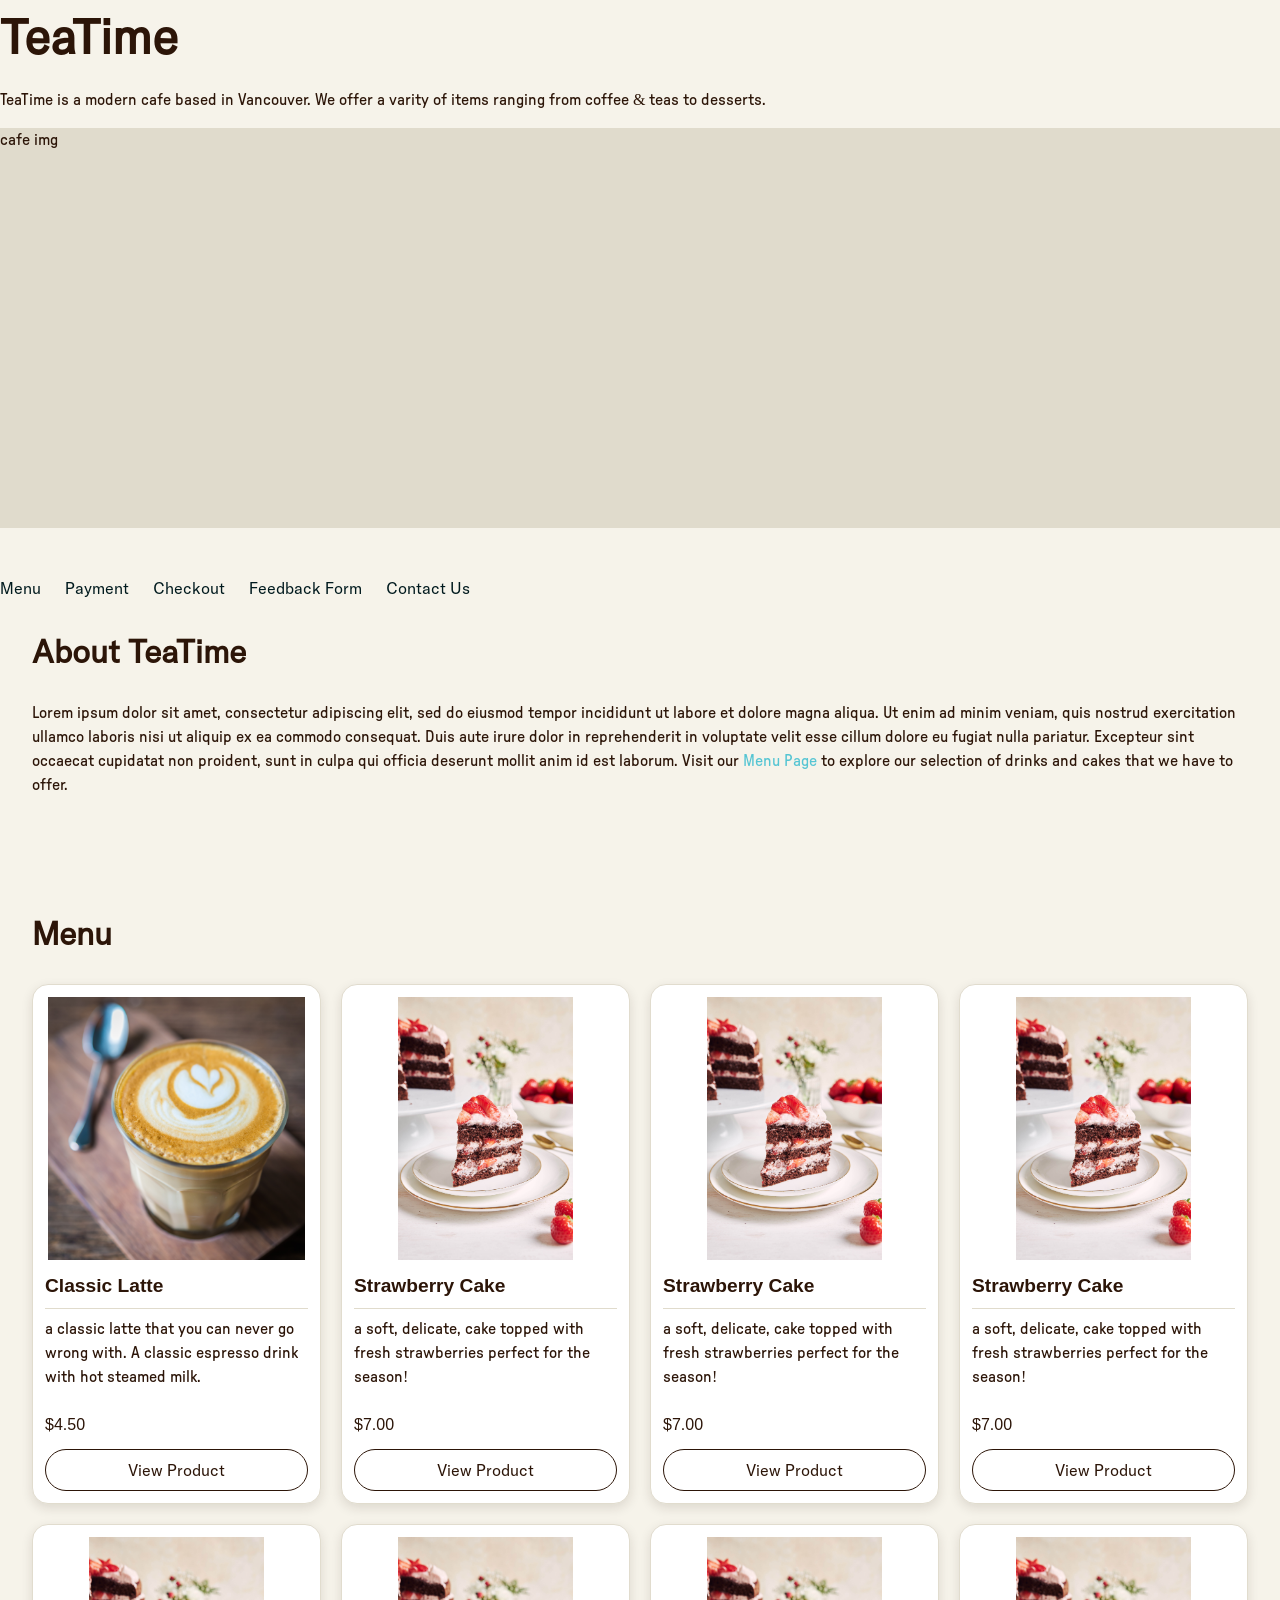
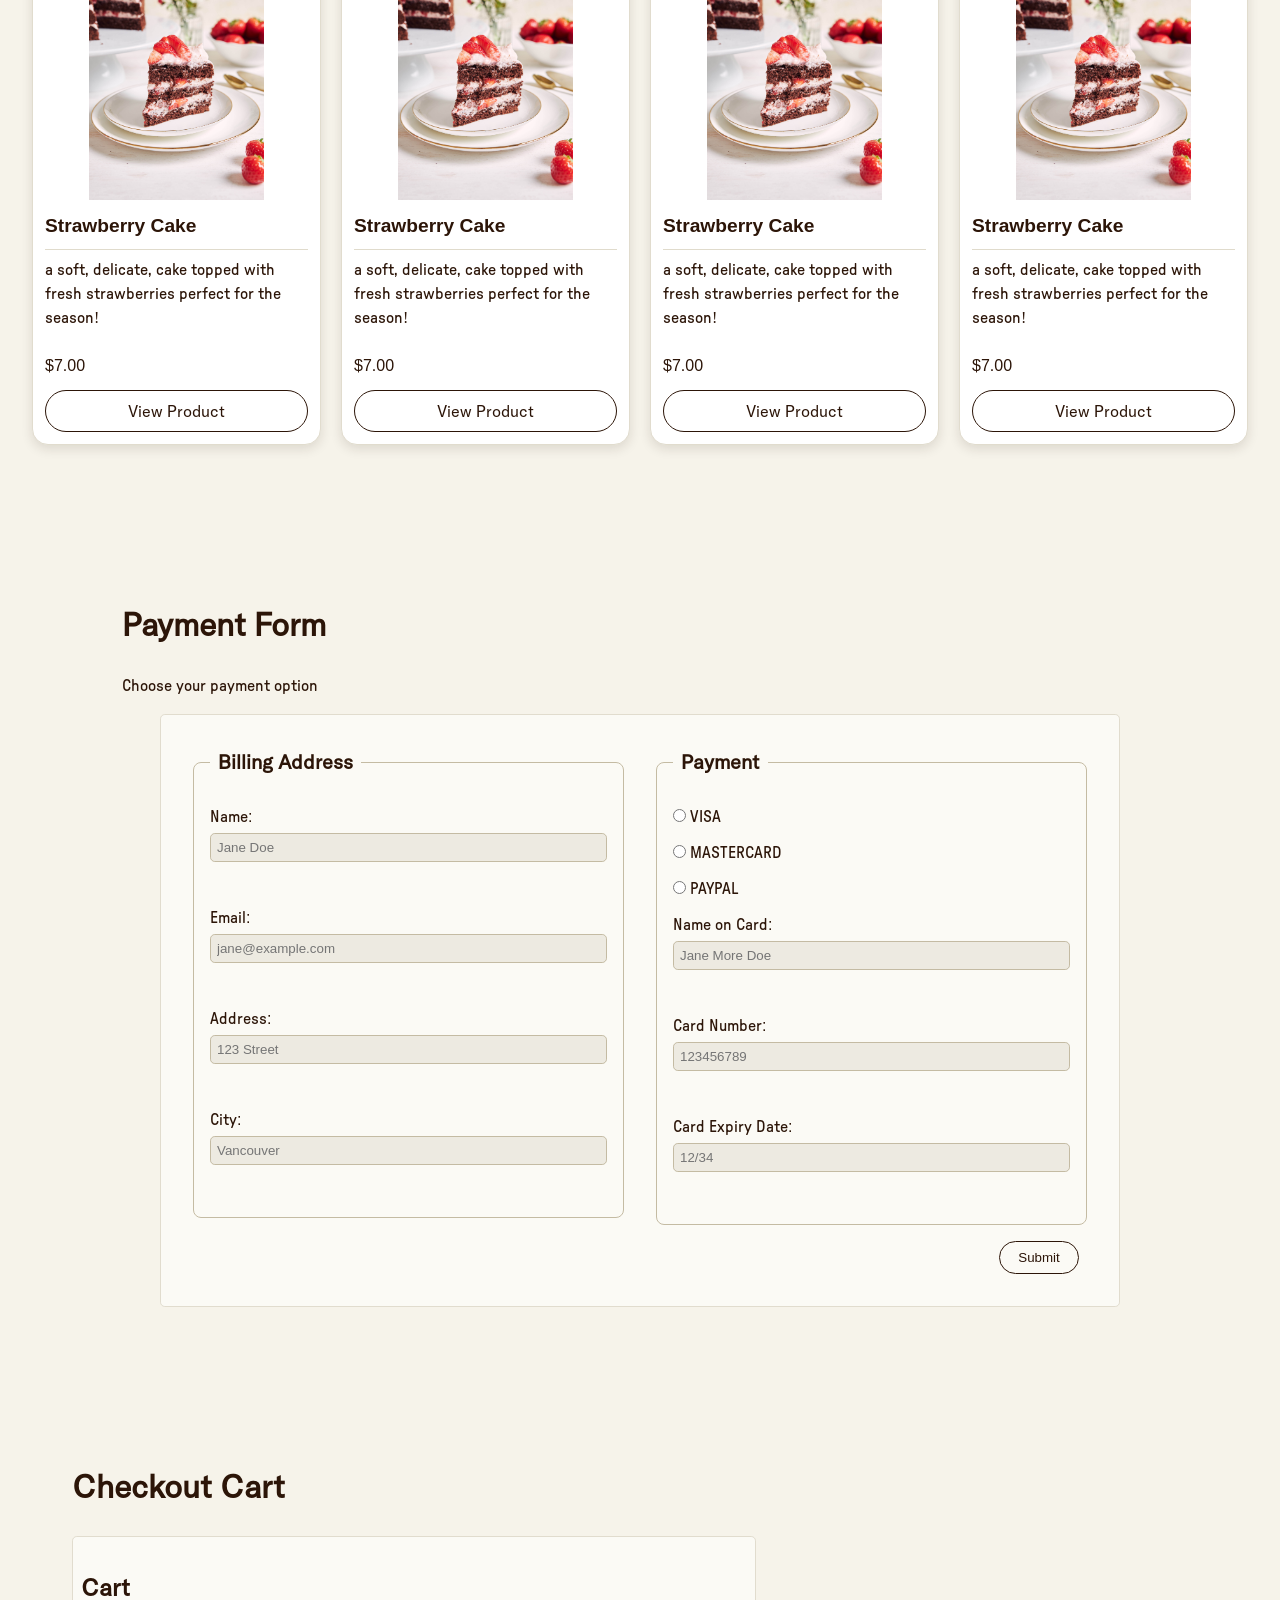
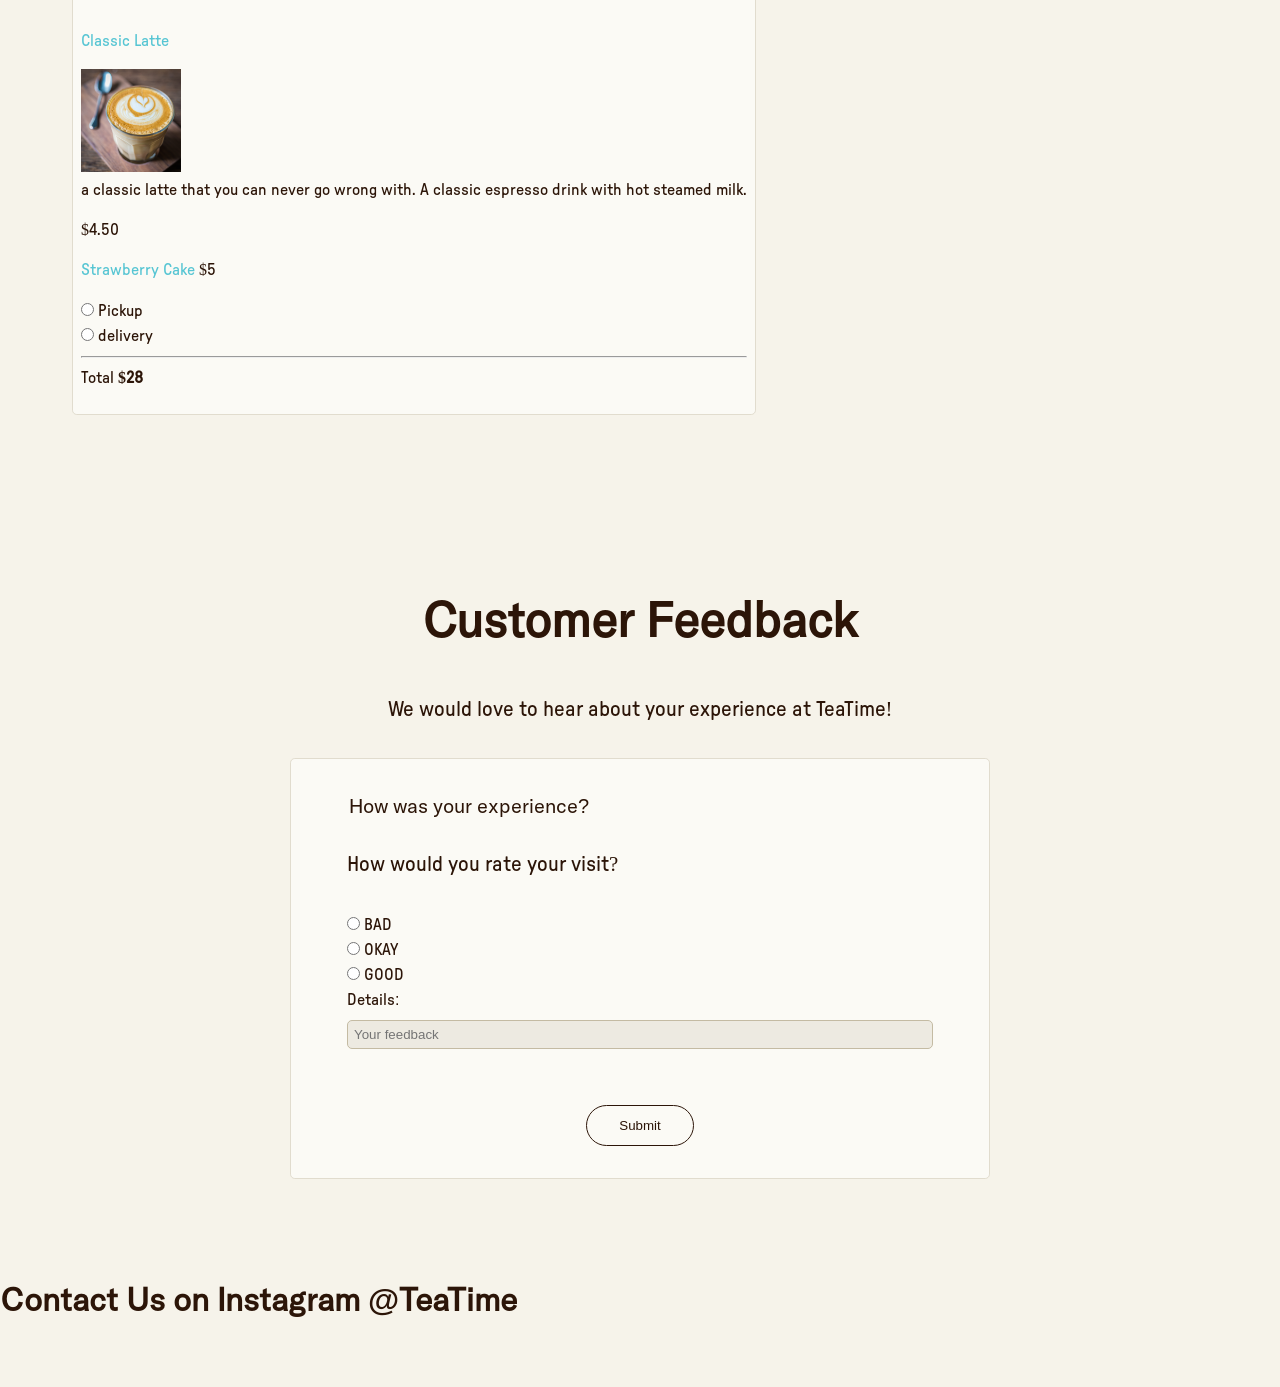
<file: P1_km/html/index.html>
<!DOCTYPE html>

<html lang ="en">

  <head>

    <meta charset="utf-8">
    <title>TeaTime-StyleGuide</title>

    <link href="../css/main.css" rel="stylesheet">

  </head>

  <body>

    <header id="home"> 
      <h1>TeaTime</h1>

      <p>TeaTime is a modern cafe based in Vancouver. We offer a varity of items ranging from coffee & teas to desserts.</p>

      <div class="placeholder">
        <p>cafe img</p>
      </div>


      <nav class="main-nav">        
        
        <a href="#menu">Menu</a>
        <a href="#payment">Payment</a>
        <a href="#checkout">Checkout</a>
        <a href="#feedback">Feedback Form</a>
        <a href="#contact">Contact Us</a>
      </nav>

    </header> 
    <section class="element">
      <h2>About TeaTime</h2>
  

      <!-- code is from IAT 235 -->
       <p> Lorem ipsum dolor sit amet, consectetur adipiscing elit, sed do eiusmod tempor incididunt ut labore et dolore magna aliqua. Ut enim ad minim veniam, quis nostrud exercitation ullamco laboris nisi ut aliquip ex ea commodo consequat. Duis aute irure dolor in reprehenderit in voluptate velit esse cillum dolore eu fugiat nulla pariatur. Excepteur sint occaecat cupidatat non proident, sunt in culpa qui officia deserunt mollit anim id est laborum.
       Visit our <a href="product.html" class="in-text">Menu Page</a> to explore our selection of drinks and cakes that we have to offer.</p>

        


    </section>
    <!-- // INTERACTIVE ELEMENTS SECTION -->


     <section class="element" id="menu">
      
      
      <h2>Menu</h2>

      <!--used w3schools to decide when to use article vs section. Used article because the items are like one standalone thing that isn't reused-->
      <div class="product-container">

        <article id="latte">



          <img class="productimg" src="../html/img/latte.jpg" alt="latte" width="100">

          <h3> Classic Latte</h3>
          <div class="product-details">
          <p> a classic latte that you can never go wrong with. A classic espresso drink with hot steamed milk. </p>
          </div>

          <div class="price">

            <p>$4.50</p>
          </div>

          <a href="product.html">View Product</a>
        


        </article>


        <article id="cake">


    
          <img class="productimg" src="../html/img/cake.jpg" alt="cake" width="100">

          <h3>Strawberry Cake</h3>
          <div class="product-details">
          <p> a soft, delicate, cake topped with fresh strawberries perfect for the season!</p>
          </div>
          <div class="price">

          <p>$7.00</p>
          </div>

          <a href="product.html">View Product</a>
        </article>


        <article id="cake">


    
          <img class="productimg" src="../html/img/cake.jpg" alt="cake" width="100">

          <h3>Strawberry Cake</h3>
          <div class="product-details">
          <p> a soft, delicate, cake topped with fresh strawberries perfect for the season!</p>
          </div>
          <div class="price">

          <p>$7.00</p>
          </div>

          <a href="product.html">View Product</a>
        </article>

        <article id="cake">


    
          <img class="productimg" src="../html/img/cake.jpg" alt="cake" width="100">

          <h3>Strawberry Cake</h3>
          <div class="product-details">
          <p> a soft, delicate, cake topped with fresh strawberries perfect for the season!</p>
          </div>
          <div class="price">

          <p>$7.00</p>
          </div>

          <a href="product.html">View Product</a>
        </article>


        <article id="cake">


    
          <img class="productimg" src="../html/img/cake.jpg" alt="cake" width="100">

          <h3>Strawberry Cake</h3>
          <div class="product-details">
          <p> a soft, delicate, cake topped with fresh strawberries perfect for the season!</p>
          </div>
          <div class="price">

          <p>$7.00</p>
          </div>

          <a href="product.html">View Product</a>
        </article>

        <article id="cake">


    
          <img class="productimg" src="../html/img/cake.jpg" alt="cake" width="100">

          <h3>Strawberry Cake</h3>
          <div class="product-details">
          <p> a soft, delicate, cake topped with fresh strawberries perfect for the season!</p>
          </div>
          <div class="price">

          <p>$7.00</p>
          </div>

          <a href="product.html">View Product</a>
        </article>

        <article id="cake">


    
          <img class="productimg" src="../html/img/cake.jpg" alt="cake" width="100">

          <h3>Strawberry Cake</h3>
          <div class="product-details">
          <p> a soft, delicate, cake topped with fresh strawberries perfect for the season!</p>
          </div>
          <div class="price">

          <p>$7.00</p>
          </div>

          <a href="product.html">View Product</a>
        </article>
        <article id="cake">


    
          <img class="productimg" src="../html/img/cake.jpg" alt="cake" width="100">

          <h3>Strawberry Cake</h3>
          <div class="product-details">
          <p> a soft, delicate, cake topped with fresh strawberries perfect for the season!</p>
          </div>
          <div class="price">

          <p>$7.00</p>
          </div>

          <a href="product.html">View Product</a>
        </article>

      </div>


    </section>   
        
        

      <section class="element" id="payment">
        <h2>Payment Form</h2>


        <p>Choose your payment option</p>

        <!-- soruce: https://www.w3schools.com/html/html_forms.asp -->

        <form>

          <div class="payment-container">

            <fieldset class="billing_address">
              <legend>Billing Address</legend>

              <!-- name -->
              <label for="name">Name:</label><br>
                <input type="text" id="name" placeholder="Jane Doe"><br>

              <!-- email -->
              <label for="email">Email:</label><br>
                <input type="text" id="email" placeholder="jane@example.com"><br>

              <!-- address -->
              <label for="address">Address:</label><br>
                <input type="text" id="address" placeholder="123 Street"><br>
              
              <!-- city -->
              <label for="city">City:</label><br>
                <input type="text" id="city" placeholder="Vancouver"><br>

            </fieldset>
            
            <fieldset class="card_payment">
              <legend>Payment</legend>

              <!-- radio button for card options -->

              <!-- visa -->
                <input type="radio" id="visa" name="payment_option" value="VISA">
                <label for="visa">VISA</label><br>

                <!-- mastercard -->
                <input type="radio" id="mastercard" name="payment_option" value="MASTERCARD">
                <label for="mastercard">MASTERCARD</label><br>

                <!-- paypal -->
                <input type="radio" id="paypal" name="payment_option" value="PAYPAL">
                <label for="paypal">PAYPAL</label><br>


              <!-- text input for card payment -->

                <!-- name on card -->
                <label for="card_name">Name on Card:</label><br>
                <input type="text" id="card_name" placeholder="Jane More Doe"><br>

                <!-- card number -->
                <label for="card_payment">Card Number:</label><br>
                <input type="text" id="card_payment" placeholder="123456789"><br>
                
                <!-- expire date -->
                <label for="card_exp">Card Expiry Date:</label><br>
                <input type="text" id="card_exp" placeholder="12/34"><br>
  

            </fieldset>

          </div>

          <!-- submit button -->
          <input type="submit" value="Submit">  

        </form>



        
      </section>

      <section class="element" id="checkout">
        
        <h2>Checkout Cart</h2>



        <form>
          <h3>Cart</h3>

          <!-- source: https://www.w3schools.com/howto/howto_css_checkout_form.asp -->

            <fieldset class="latte-cart">
              <!-- image -->

              
              <p><a href="#latte" class="cartlink">Classic Latte</a></p>
              <img class="productimg" src="../html/img/latte.jpg" alt="latte" width="100">
              <p> a classic latte that you can never go wrong with. A classic espresso drink with hot steamed milk. </p>

              <p>$4.50</p>
              <!-- product description -->
              <!-- quantity -->


            </fieldset>

            <fieldset class="cake-cart">
              <!-- image -->

              <p><a href="#cake" class="cartlink">Strawberry Cake</a> <span class="price">$5</span></p>
              <!-- product description -->
              <!-- quantity -->

            </fieldset>

            <fieldset class="delivery-option">
              <!-- pickup in store or delivery -->
                <!-- pickup -->
                <input type="radio" id="pickup" name="delivery_option" value="pickup">
                <label for="pickup">Pickup</label><br>

                <!-- delivery -->
                <input type="radio" id="delivery" name="delivery_option" value="delivery">
                <label for="delivery">delivery</label><br>
                  
            </fieldset>

            <!-- linebreak -->
            <hr>

            <fieldset class="total-cost">
              <p>Total <span class="price"><b>$28</b></span></p>
            </fieldset>

        
        </form>


      </section>



    <!--feedback form-->
    <section id="feedback">
      <h2> Customer Feedback</h2>
      <p>We would love to hear about your experience at TeaTime!</p>
      <form action="#" method="post">
        <fieldset>
          <legend>How was your experience?</legend>
          <p>How would you rate your visit?</p>

          <input type="radio" id="bad" name="rating" value="BAD">
          <label for="bad">BAD</label><br>

          <input type="radio" id="okay" name="rating" value="OKAY">
          <label for="okay">OKAY</label><br>

          <input type="radio" id="good" name="rating" value="GOOD">
          <label for="good">GOOD</label><br>

          <label for="Details">Details:</label>
          <input type="text" id="Details" name="feedback" placeholder="Your feedback">
        


        </fieldset>
        <input type="submit" value="Submit">  
      </form>



    </section>

    <section id="contact">
      <h2>Contact Us on Instagram @TeaTime </h2>
    </section>


  </body>
</html>
</file>
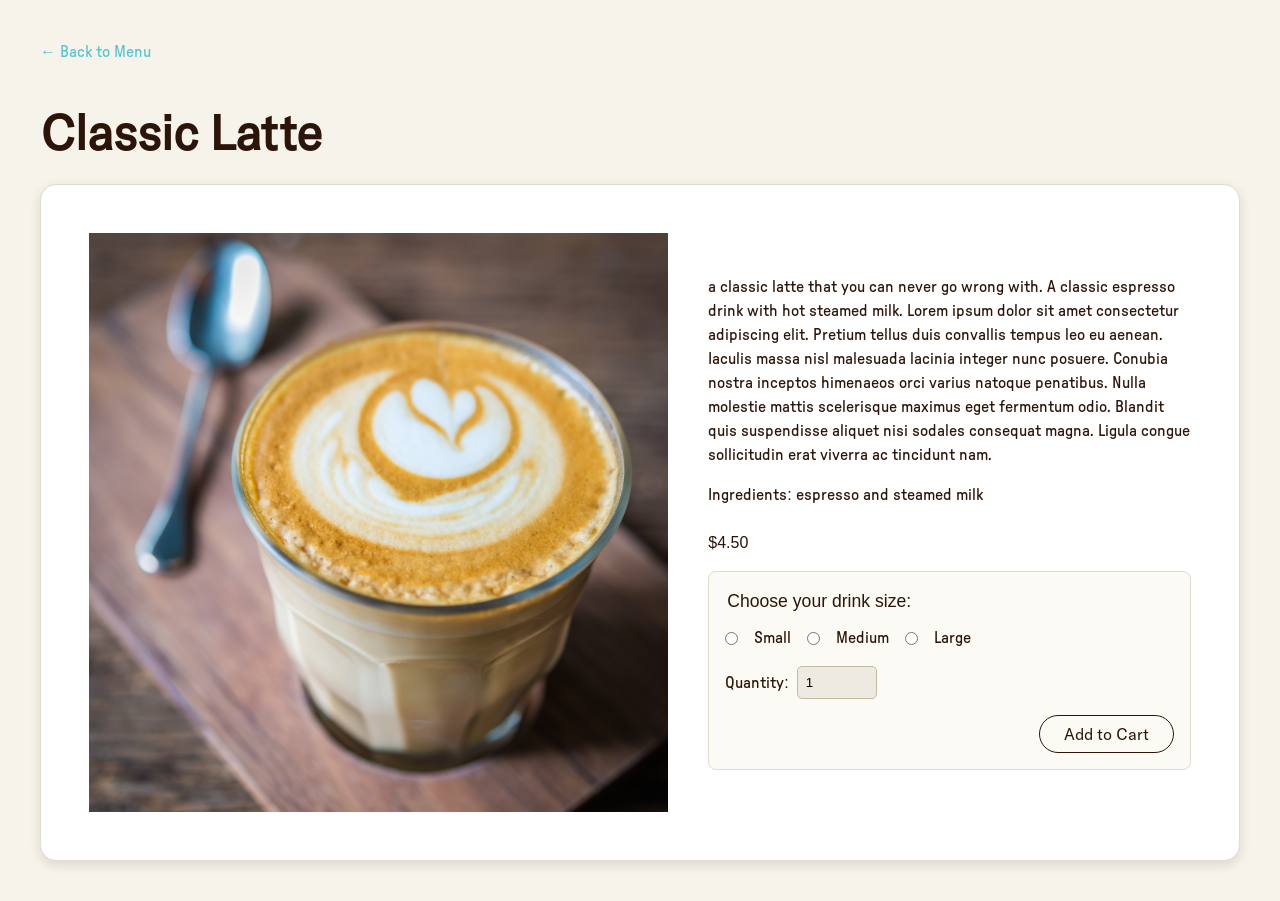
<file: P1_km/html/product.html>
<!DOCTYPE html>

<html lang ="en">
         
         <head>

            <meta charset="utf-8">
            <title>Menu</title>

            <link href="../css/product.css" rel="stylesheet">

        </head>
        <body>
            <p><a href="index.html#menu" class="in-text">&larr; Back to Menu</a></p>
            <h1> Classic Latte</h1>
        <section class="product-details">

            <img class="productimg" src="../html/img/latte.jpg" alt="latte" width="100">
            <div class="product-info">
                <p> a classic latte that you can never go wrong with. A classic espresso drink with hot steamed milk. Lorem ipsum dolor sit amet consectetur adipiscing elit. Pretium tellus duis convallis tempus leo eu aenean. Iaculis massa nisl malesuada lacinia integer nunc posuere. Conubia nostra inceptos himenaeos orci varius natoque penatibus. Nulla molestie mattis scelerisque maximus eget fermentum odio. Blandit quis suspendisse aliquet nisi sodales consequat magna. Ligula congue sollicitudin erat viverra ac tincidunt nam. </p>
            
            <p> Ingredients: espresso and steamed milk </p>

            <p class="product-price">$4.50</p>

            <form action="cart.html" method="get"> 

          <fieldset>
            
            <legend>Choose your drink size:</legend>
            <div class="size-options">
                <label for="small">
                <input type="radio" id="small" name="drink_size" value="small">Small</label>

                <label for="medium">
                <input type="radio" id="medium" name="drink_size" value="medium">Medium</label>

                <label for="large">
                <input type="radio" id="large" name="drink_size" value="large">Large</label>
            </div>

          </fieldset>

          <fieldset class="quantity">
            <label for="quantity"> Quantity:</label>
            <input type="number" id="quantity" name="quantity" value="1">

          </fieldset>

          <button type="submit" class="add-to-cart"> Add to Cart</button>

          
        </form>
        </div>

    </section>

     
     </body>

</html>
</file>
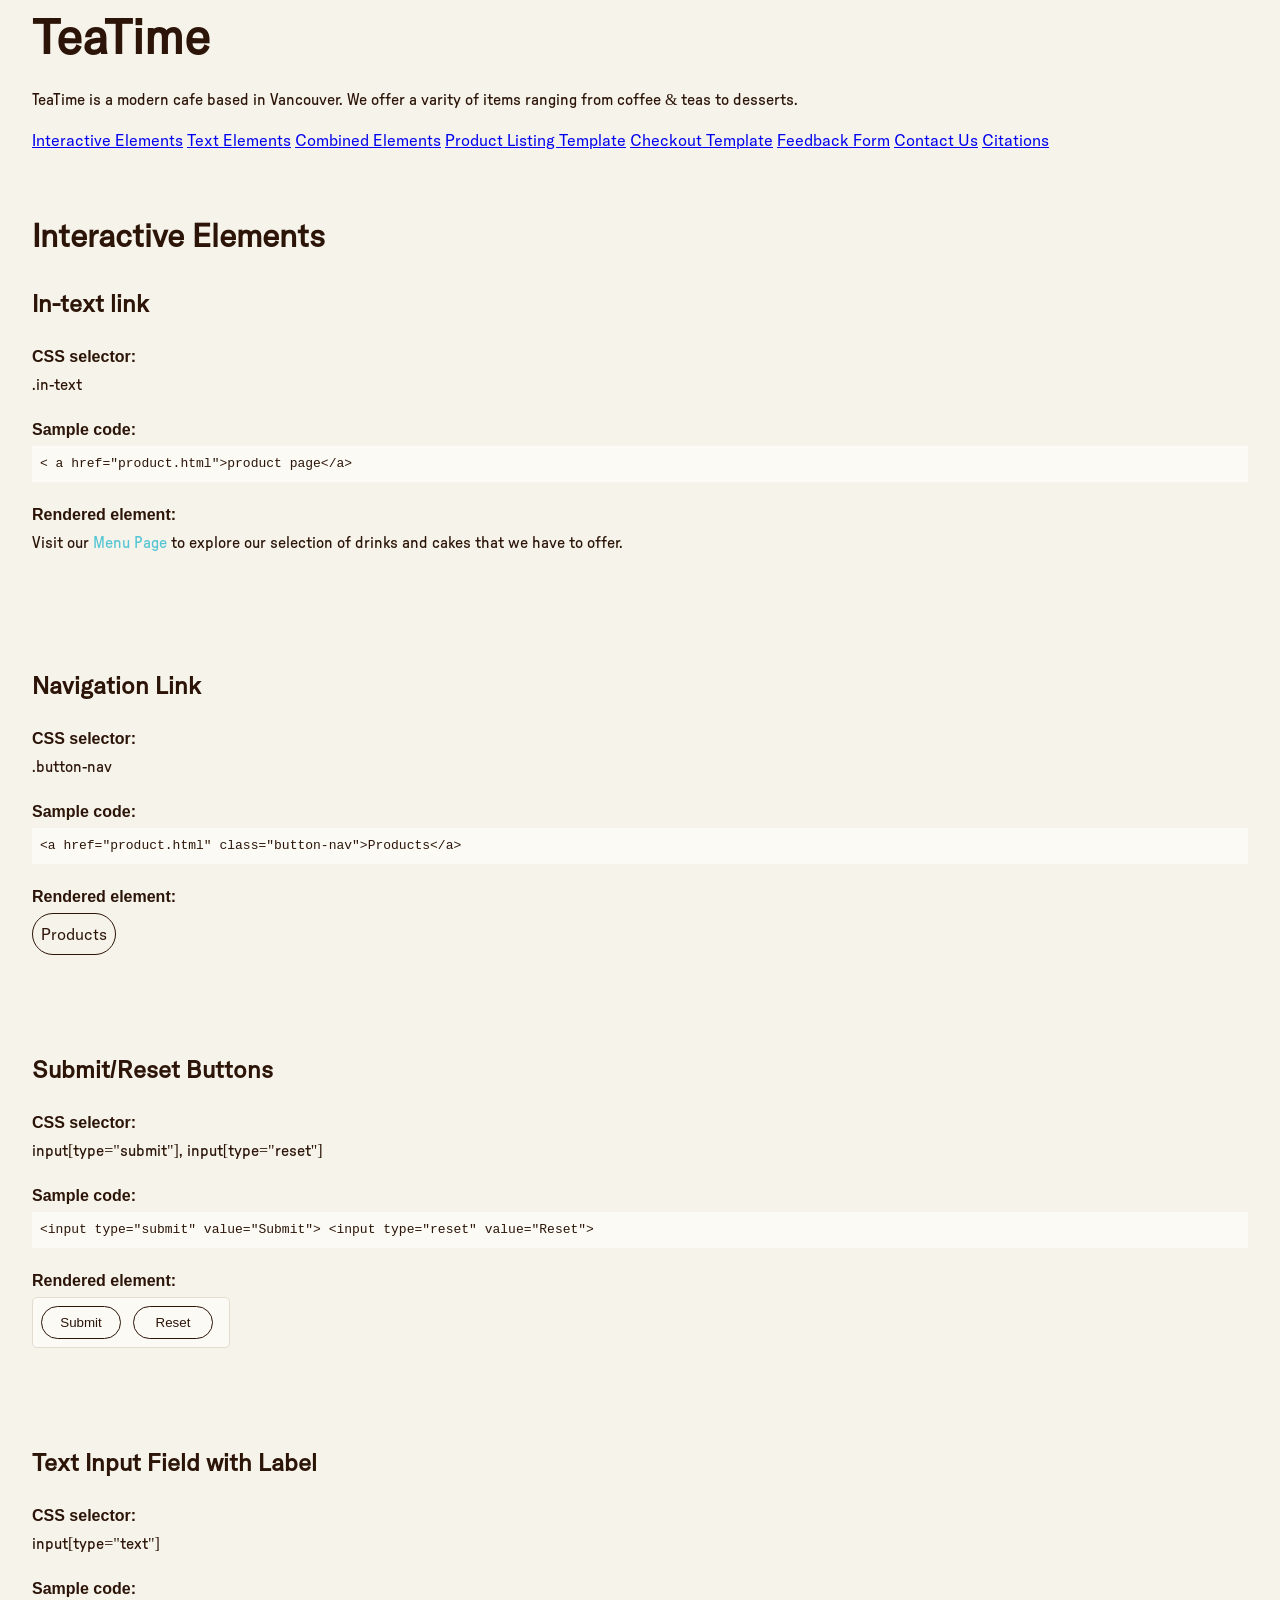
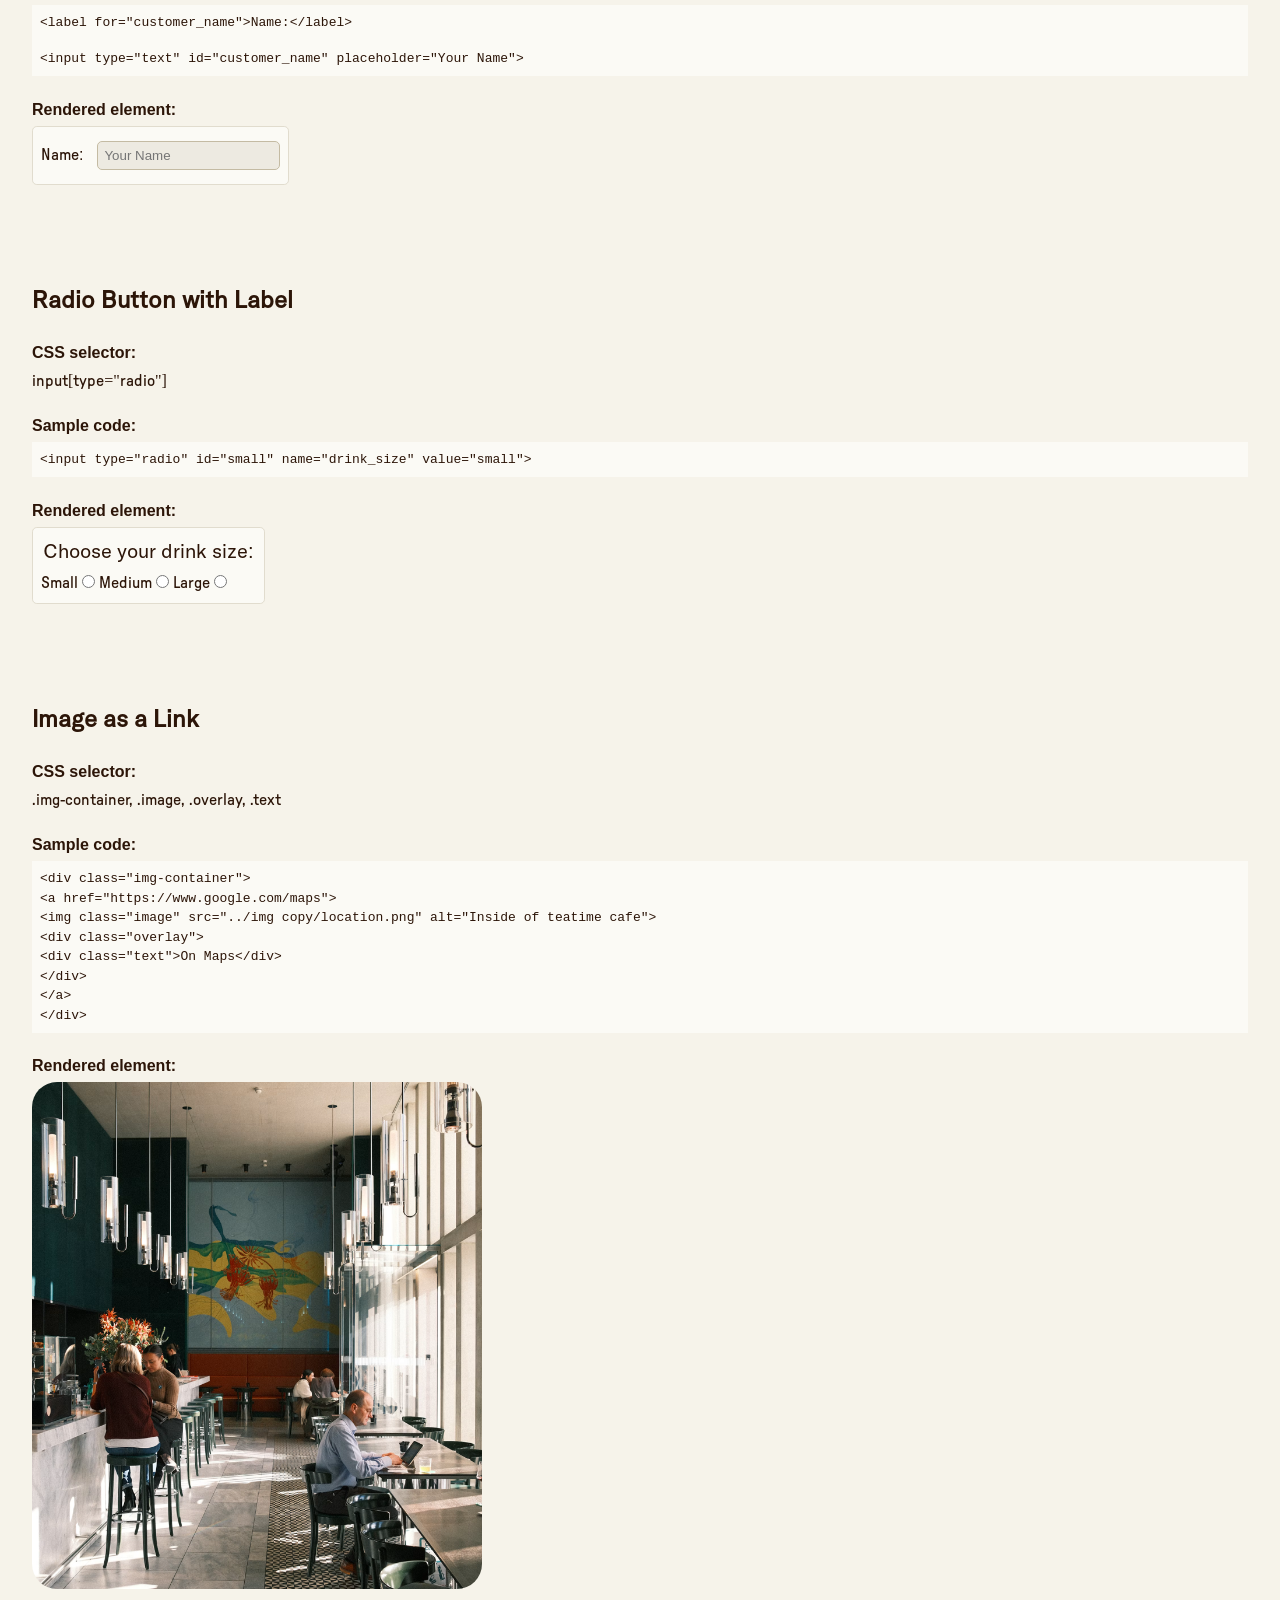
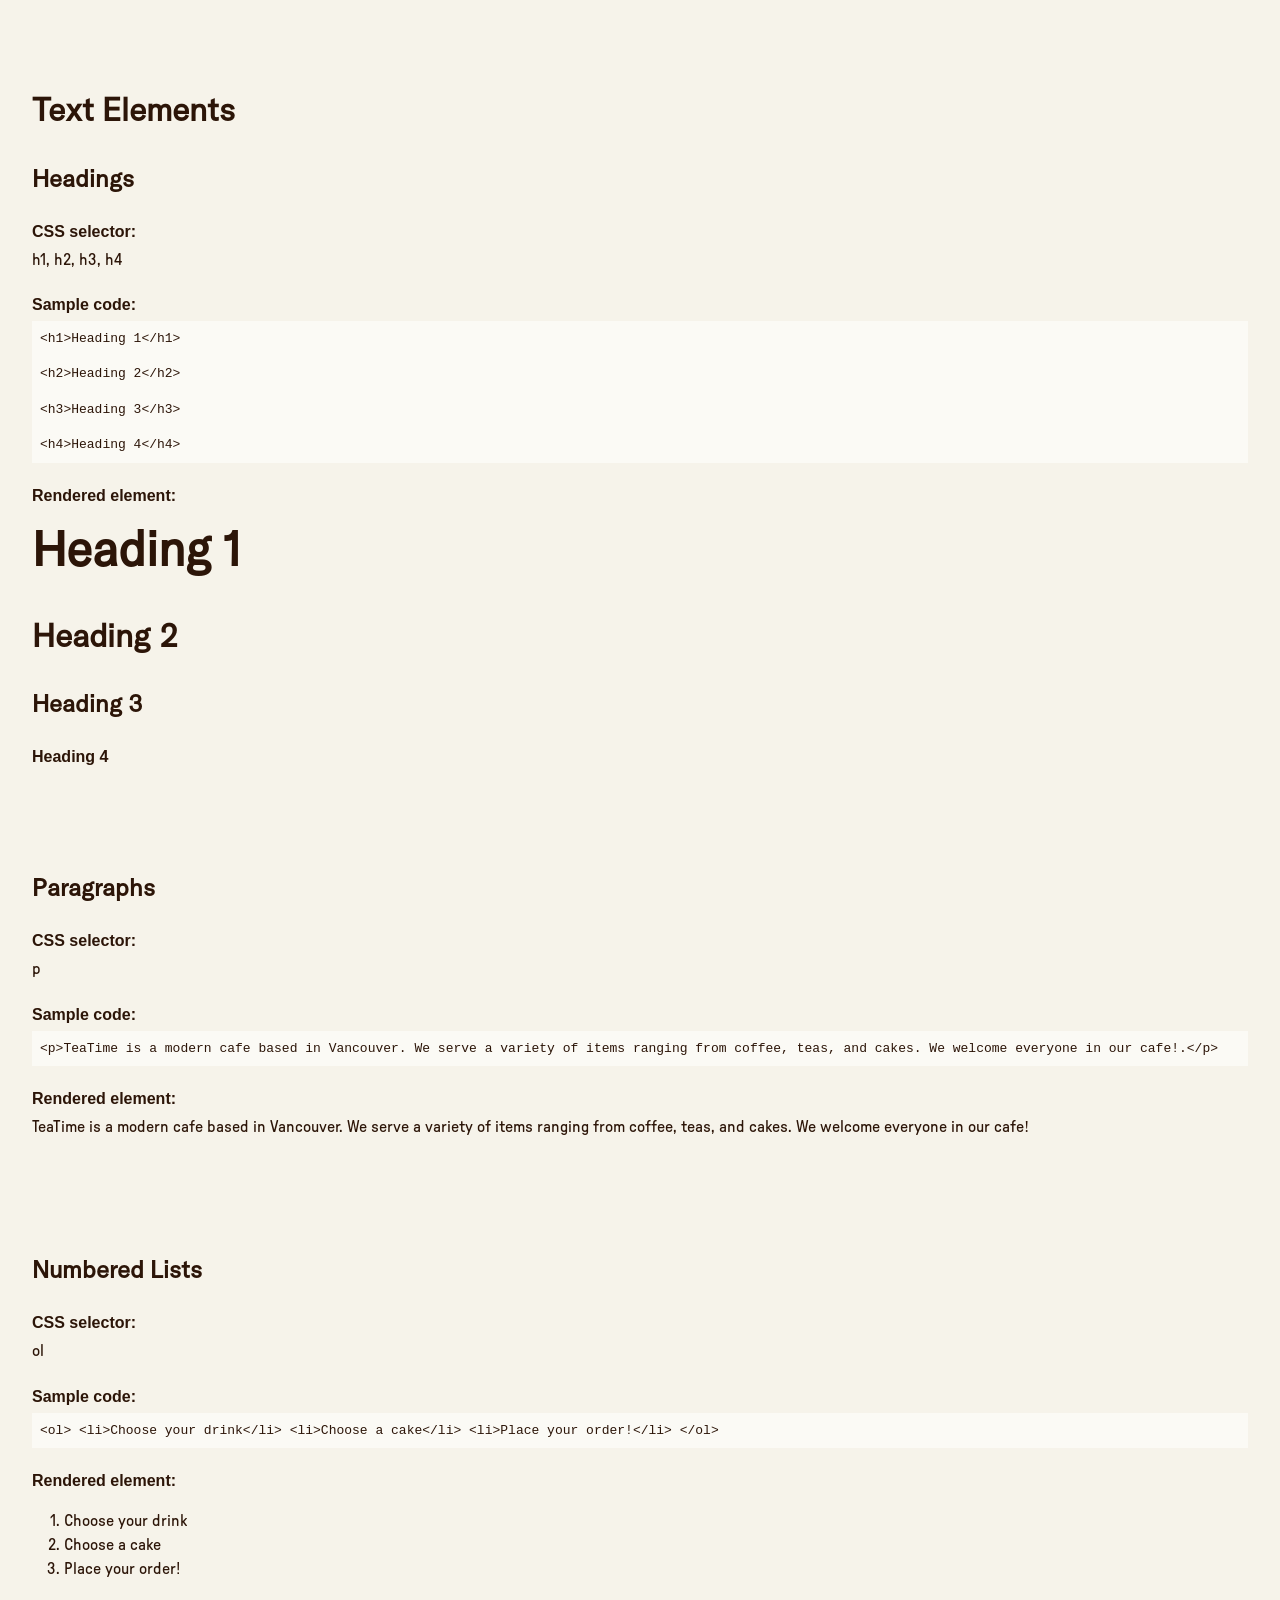
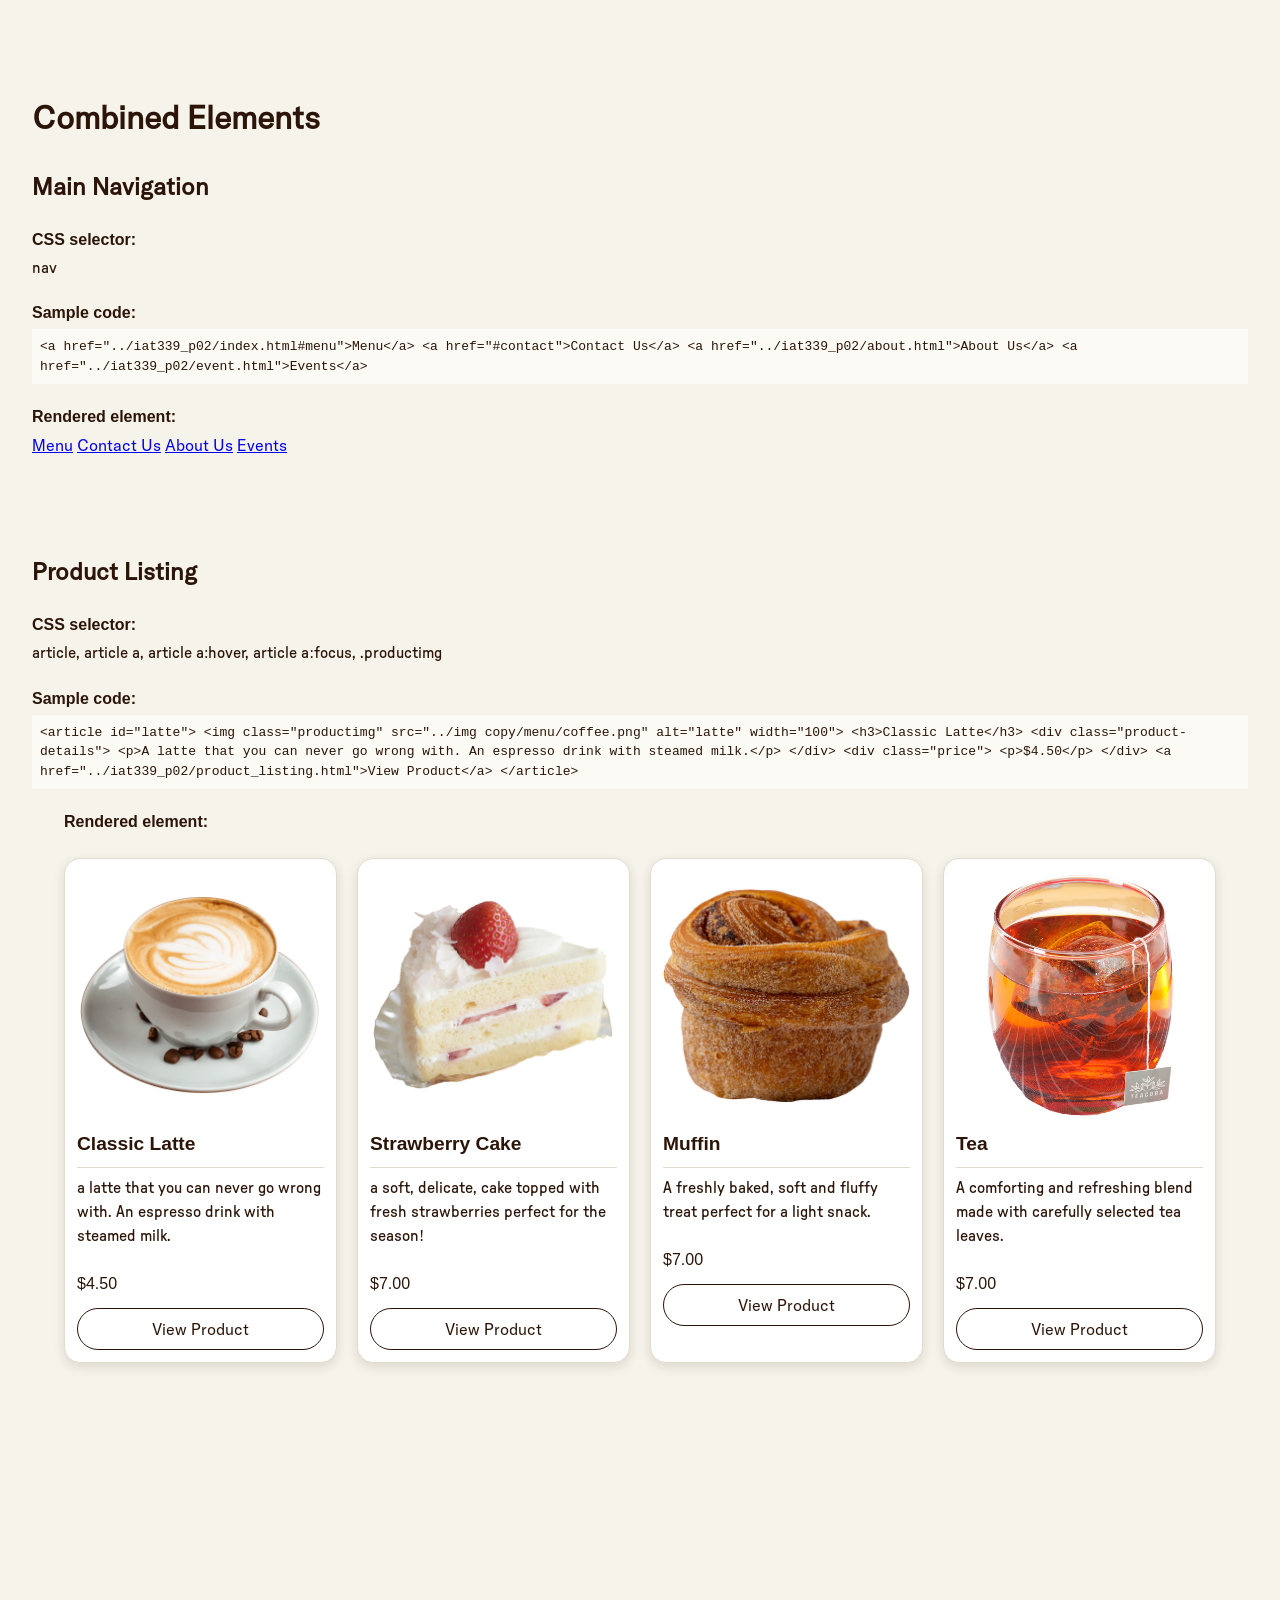
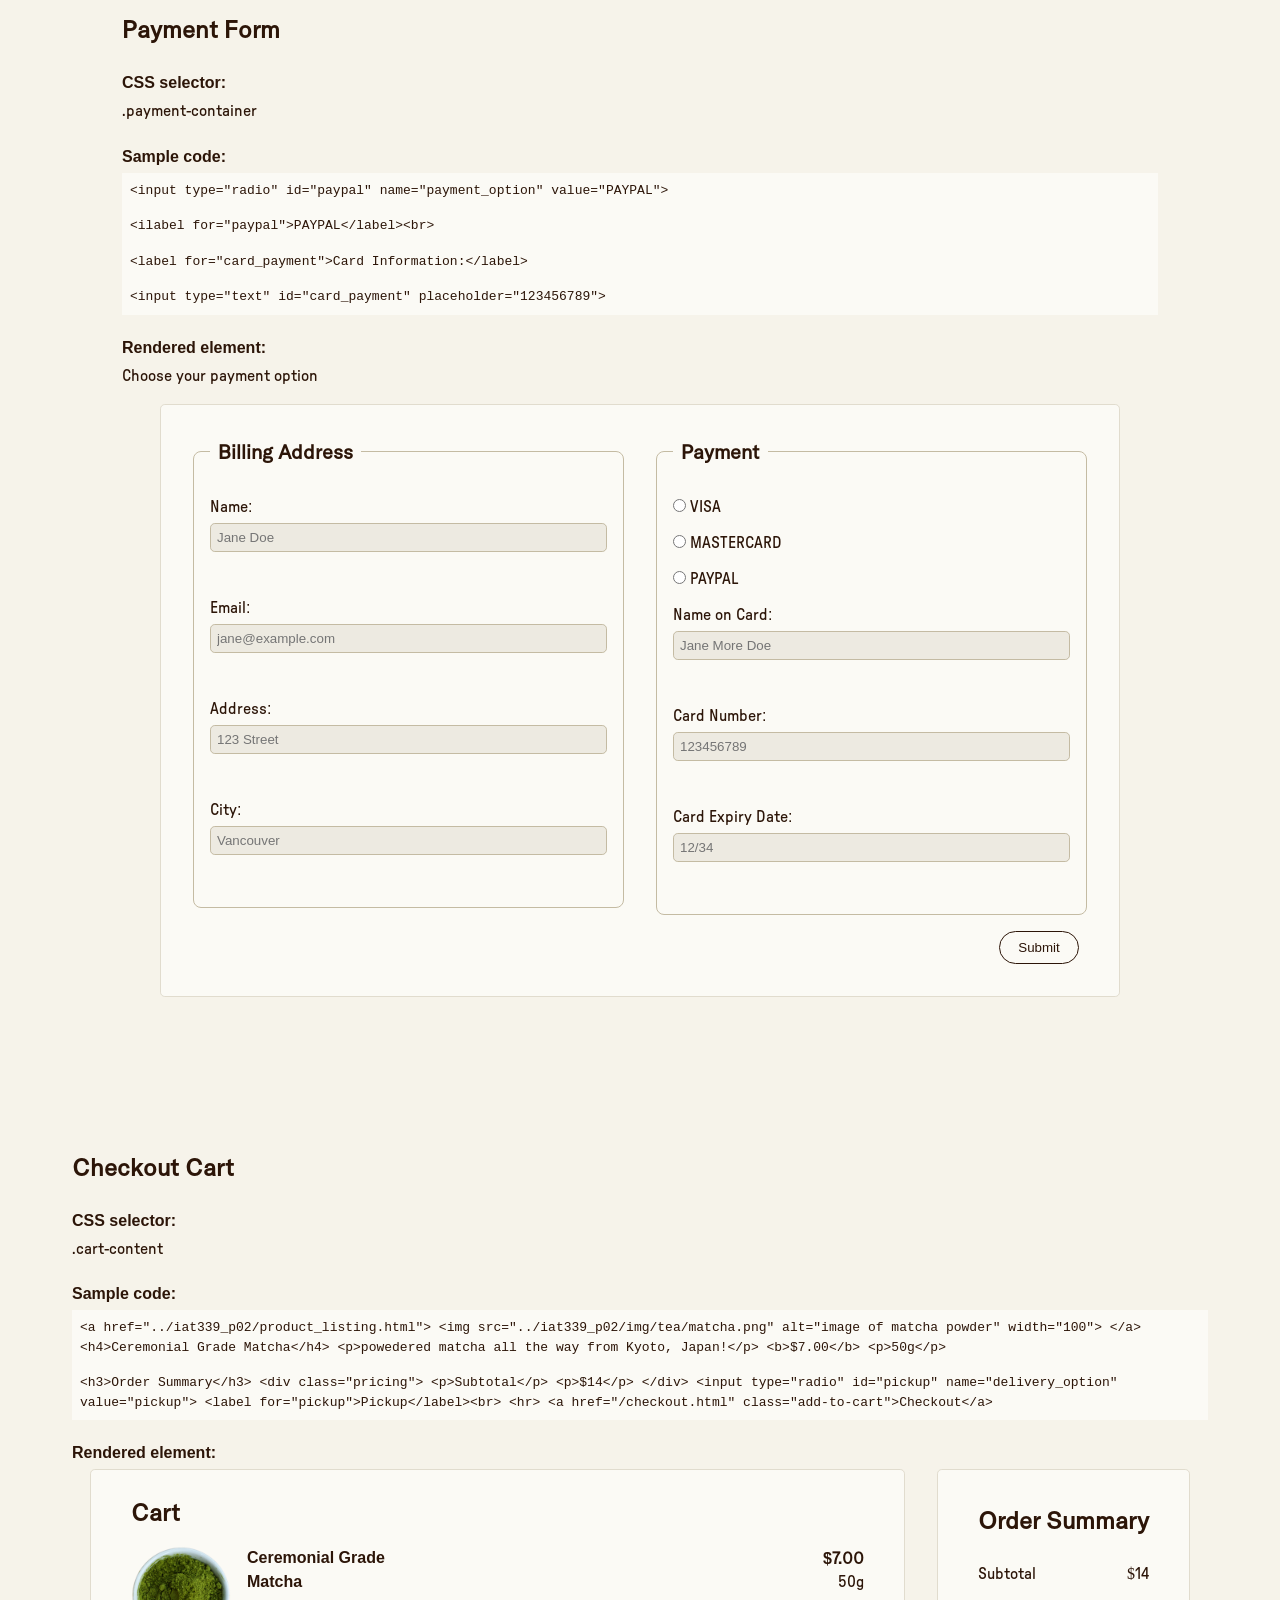
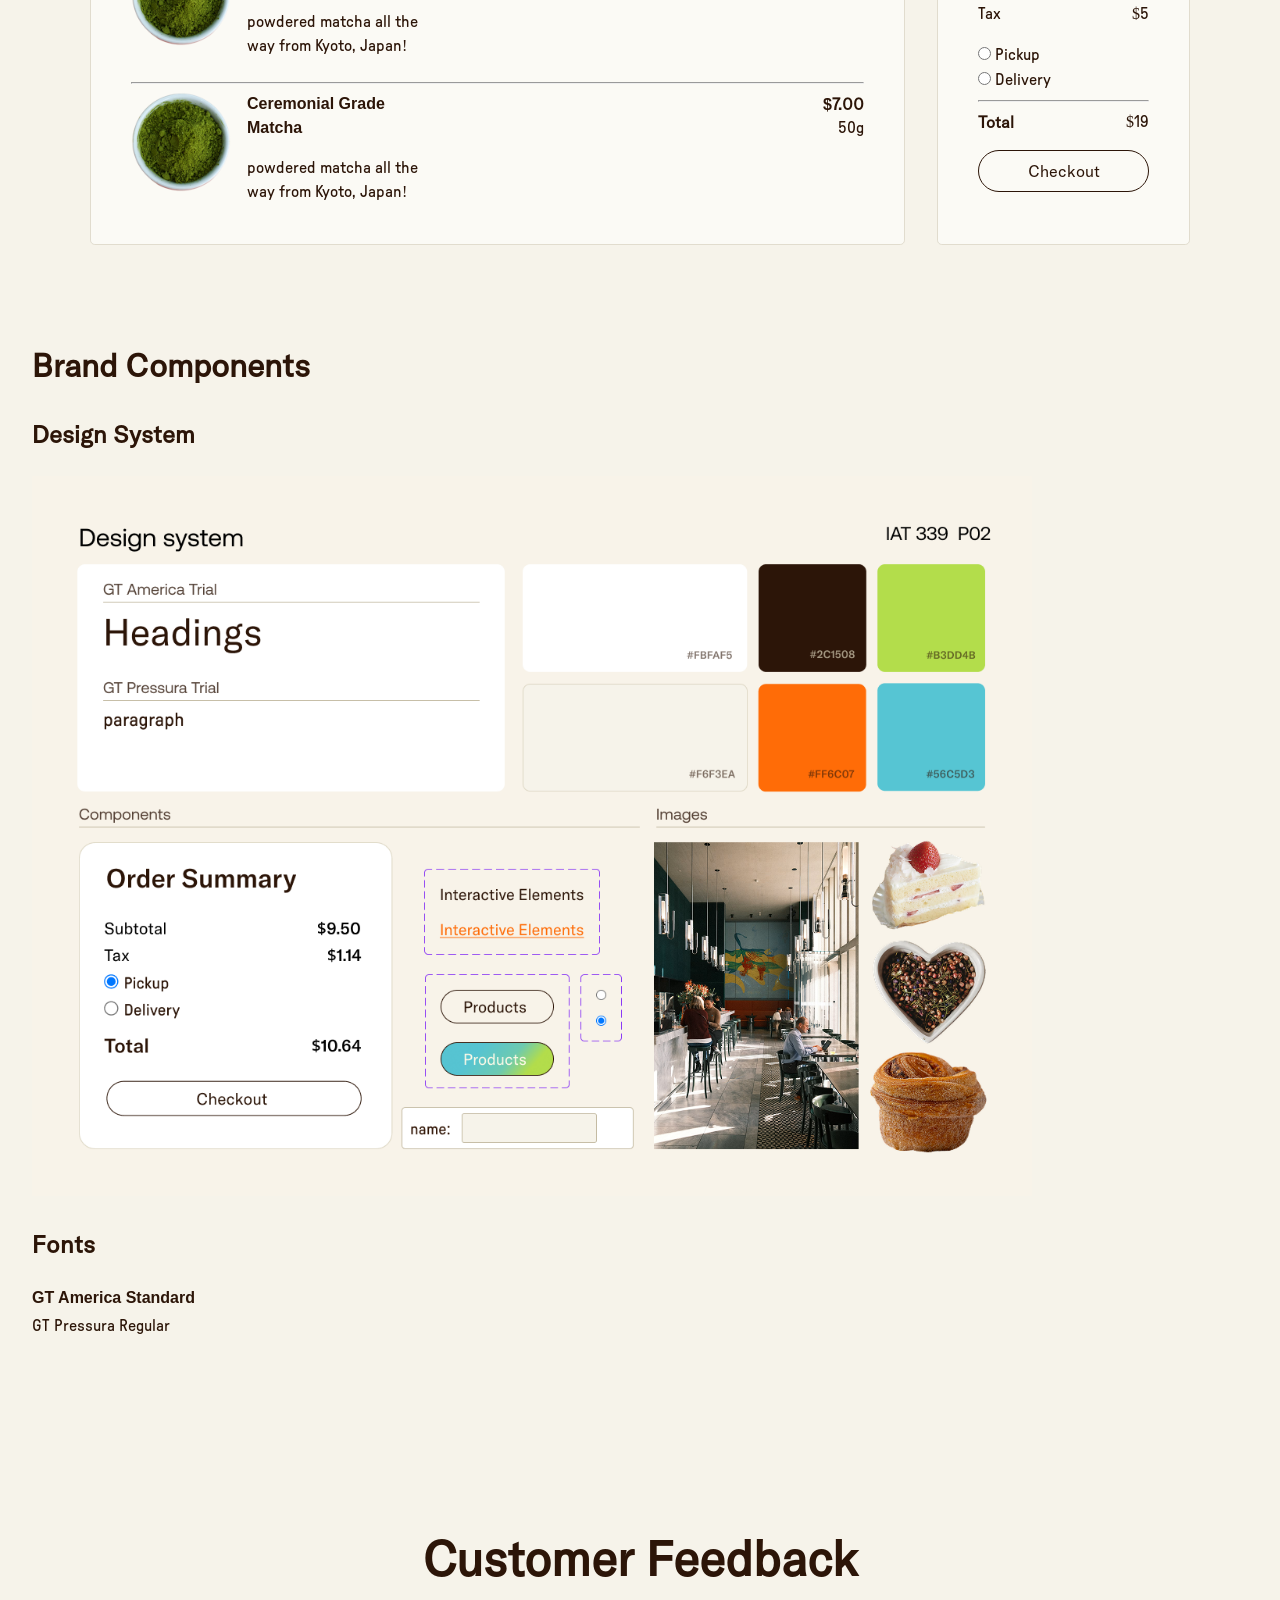
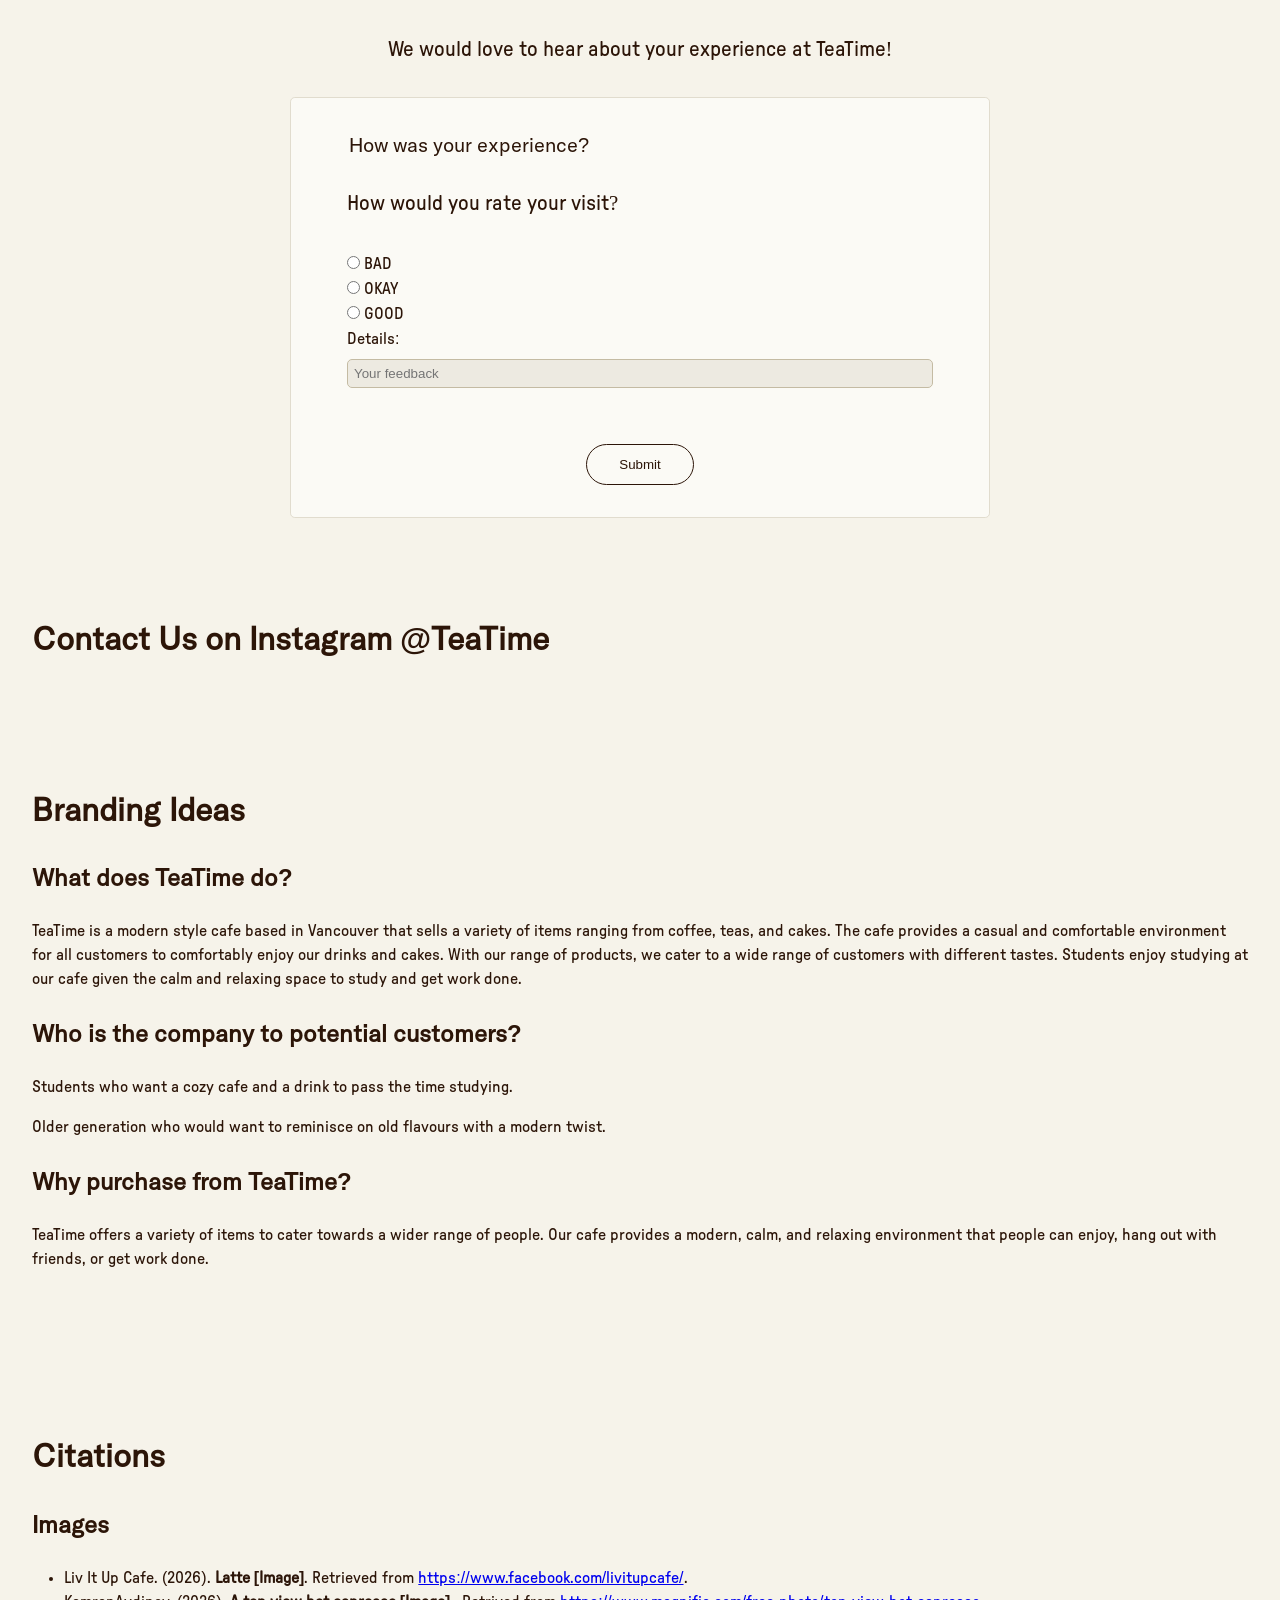
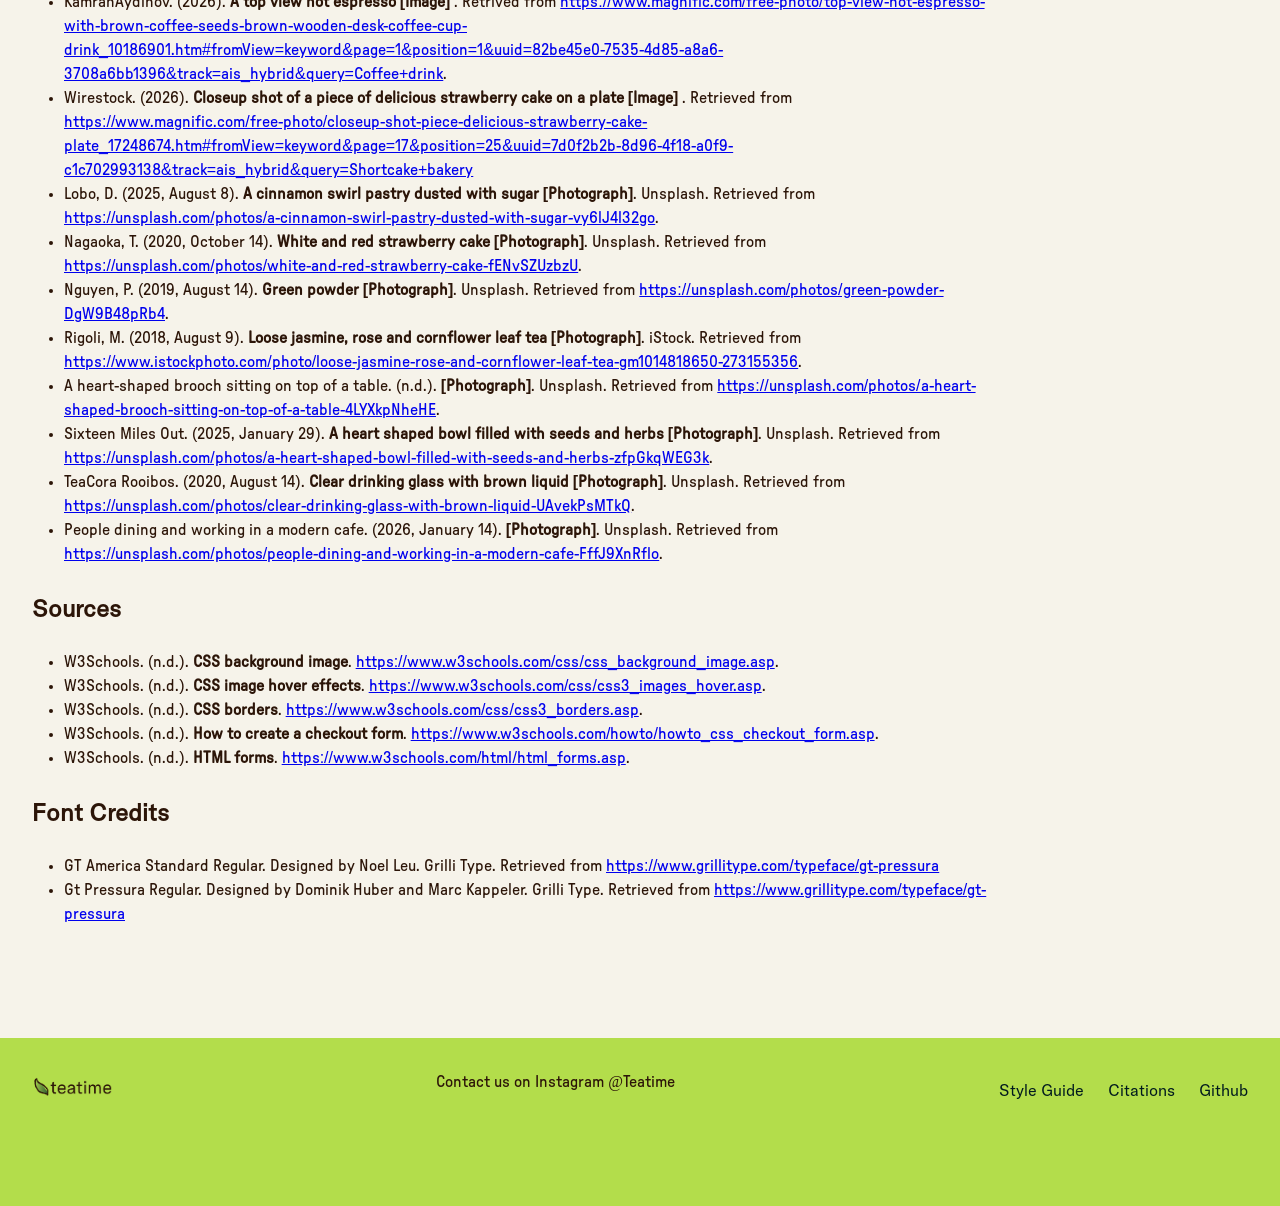
<file: P1_km/html/style_guide.html>
<!DOCTYPE html>

<html lang ="en">

  <head>

    <meta charset="utf-8">
    <title>TeaTime-StyleGuide</title>

    <!-- <link href="../css/styleguide.css" rel="stylesheet"> -->
    <link href="../css/main.css" rel="stylesheet">

  </head>

  <body>

    <header id="home"> 
      <!-- <div class="header">

        <nav class="logo">
          <a href="/index.html">
            <img src="/img/icons/logo.png" alt="TeaTime logo" width="80">
          </a>
        </nav>

        <nav class="main-nav">        
        
          <a href="../iat339_p02/index.html#menu">Menu</a>
          <a href="../iat339_p02/about.html">About Us</a>
          <a href="../iat339_p02/event.html">Events</a>

          <a href="../iat339_p02/checkout.html">
            <img src="../iat339_p02/img/icons/cart.png" alt="Checkout" width="20">
          </a>

        </nav>
      </div> -->

      <div class="element">

        <h1>TeaTime</h1>

        <p>TeaTime is a modern cafe based in Vancouver. We offer a varity of items ranging from coffee & teas to desserts.</p>


        <nav>        
          <a href="#interactive_elements">Interactive Elements</a>
          <a href="#text_elements">Text Elements</a>
          <a href="#combined_elements">Combined Elements</a>
          <a href="product.html">Product Listing Template</a>
          <a href="checkout.html">Checkout Template</a>
          <a href="#feedback">Feedback Form</a>
          <a href="#contact">Contact Us</a>
          <a href="#citations">Citations</a>
        </nav>

      </div>

    </header> 

    <!-- INTERACTIVE ELEMENTS SECTION // -->
    <section id="interactive_elements">
      
      <div class="h2-styling">
        <h2>Interactive Elements</h2>
      </div>

      <section class="element">
        <h3>In-text link</h3>

        <h4>CSS selector:</h4>
        <p>.in-text</p>

        <h4>Sample code:</h4>

        <code> 
          &lt; a href="product.html"&gt;product page&lt;/a&gt;
        </code>
        <h4>Rendered element:</h4>

        <!-- code is from IAT 235 -->
        <p> Visit our <a href="product.html" class="in-text">Menu Page</a> to explore our selection of drinks and cakes that we have to offer.</p>

        

      </section>


      <!-- Default Button styling section -->
      <section class="element">

        <h3>Navigation Link</h3>

        <h4>CSS selector:</h4>
        <p>.button-nav</p>

        <h4>Sample code:</h4>
        <code>&lt;a href="product.html" class="button-nav"&gt;Products&lt;/a&gt;</code>

        <h4>Rendered element:</h4>
        <a class="button-nav" href="product.html"> Products</a>

      </section>


      <section class="element">
        <h3>Submit/Reset Buttons</h3>

        <h4>CSS selector:</h4>
        <p>input[type="submit"], input[type="reset"]</p>

        <h4>Sample code:</h4>
        <code>
          &lt;input type="submit" value="Submit"&gt;
          &lt;input type="reset" value="Reset"&gt;
        </code>

        <h4>Rendered element:</h4>

        <form>
          <input type="submit" value="Submit">
          <input type="reset" value="Reset">
        </form>


      </section>


      <section class="element">
        <h3>Text Input Field with Label</h3>
        <h4>CSS selector:</h4>
        <p>input[type="text"]</p>

        <h4>Sample code:</h4>
        <code>&lt;label for="customer_name"&gt;Name:&lt;/label&gt;</code>
        <code>&lt;input type="text" id="customer_name" placeholder="Your Name"&gt;</code>

        <!-- Got from Lab example -->
        <h4>Rendered element:</h4>
        <form>
          <fieldset>
            <label for="customer_name">Name:</label>
				    <input type="text" id="customer_name" placeholder="Your Name">
          </fieldset>
        </form>

      </section>

      <!--used w3schools to learn about radio button-->
      <section class="element">
        <h3>Radio Button with Label</h3>
        <h4>CSS selector:</h4>
        <p>input[type="radio"]</p>

        <h4>Sample code:</h4>
        <code> &lt;input type="radio" id="small" name="drink_size" value="small"&gt;</code>
        <h4>Rendered element:</h4>

        <form> 

          <fieldset>
            
            <legend>Choose your drink size:</legend>
            <label for="small">Small</label>
            <input type="radio" id="small" name="drink_size" value="small">

            <label for="medium">Medium</label>
            <input type="radio" id="medium" name="drink_size" value="medium">

            <label for="large">Large</label>
            <input type="radio" id="large" name="drink_size" value="large">



          </fieldset>
        </form>


      </section>


      <section class="element">
        <h3>Image as a Link</h3>
        <h4>CSS selector:</h4>
        <p>.img-container, .image, .overlay, .text</p>

        <h4>Sample code:</h4>
        <code>
          &lt;div class="img-container"&gt; <br>
            &lt;a href="https://www.google.com/maps"&gt; <br>
              &lt;img class="image" 
                  src="../img copy/location.png" 
                  alt="Inside of teatime cafe"&gt; <br>
              &lt;div class="overlay"&gt; <br>
                &lt;div class="text"&gt;On Maps&lt;/div&gt; <br>
              &lt;/div&gt; <br>
           &lt;/a&gt; <br>
          &lt;/div&gt; <br>
        </code>
        <h4>Rendered element:</h4>

         <!-- image as a link to google maps -->
        <div class="img-container">
            <a href="https://www.google.com/maps">
                <img class="image" 
                    src="../img copy/location.png" 
                    alt="Inside of teatime cafe">
                
                <div class="overlay">
                    <div class="text">On Maps</div>
                </div>
            </a>
        </div>

        <!-- <a href="product.html" class="image-link">
          <img class="image" src="../html/img/coffee.jpg" alt="a cup of coffee" width="100">

        </a> -->


      </section>


    </section>
    <!-- // INTERACTIVE ELEMENTS SECTION -->



    <!-- TEXT ELEMENTS SECTION // -->
    <section id="text_elements">

      <div class="h2-styling">
        <h2>Text Elements</h2>
      </div>

      <section class="element">
        <h3>Headings</h3>
        <h4>CSS selector:</h4>
        <p>h1, h2, h3, h4</p>

        <h4>Sample code:</h4>
        <code>&lt;h1&gt;Heading 1&lt;/h1&gt;</code>
        <code>&lt;h2&gt;Heading 2&lt;/h2&gt;</code>
        <code>&lt;h3&gt;Heading 3&lt;/h3&gt;</code>
        <code>&lt;h4&gt;Heading 4&lt;/h4&gt;</code>
        <h4>Rendered element:</h4>

        <h1>Heading 1</h1>

        <h2>Heading 2</h2> 
        <h3>Heading 3</h3>
       
        <h4>Heading 4</h4>
        

      </section>

      <section class="element">
        <h3>Paragraphs</h3>
        <h4>CSS selector:</h4>
        <p>p</p>

        <h4>Sample code:</h4>
        <code>&lt;p&gt;TeaTime is a modern cafe based in Vancouver. We serve a variety of items ranging from coffee, teas, and cakes. We welcome everyone in our cafe!.&lt;/p&gt;</code>
        <h4>Rendered element:</h4>

        <!-- code is from IAT 235 -->

        <p>TeaTime is a modern cafe based in Vancouver. We serve a variety of items ranging from coffee, teas, and cakes. We welcome everyone in our cafe!   </p>

      </section>
      <!--used w3schools to learn about ol and li and how to use them-->
      <section class="element">
        <h3>Numbered Lists</h3>
        <h4>CSS selector:</h4>
        <p>ol</p>

        <h4>Sample code:</h4>
        <code> 
          &lt;ol&gt;
          &lt;li&gt;Choose your drink&lt;/li&gt;
          &lt;li&gt;Choose a cake&lt;/li&gt;
          &lt;li&gt;Place your order!&lt;/li&gt;
          &lt;/ol&gt;

        </code>
        <h4>Rendered element:</h4>

        <ol> 

          <li>Choose your drink</li>
          <li>Choose a cake</li>
          <li>Place your order!</li>

        </ol>




      </section>

    </section>
    <!-- // TEXT ELEMENTS SECTION -->



    <!-- COMBINED ELEMENTS SECTION // -->
    <section id="combined_elements">

      <div class="h2-styling">
        <h2>Combined Elements</h2>
      </div>

      <section class="element">
        <h3>Main Navigation</h3>
        <h4>CSS selector:</h4>
        <p>nav</p>

        <h4>Sample code:</h4>
        <code> 
          &lt;a href="../iat339_p02/index.html#menu"&gt;Menu&lt;/a&gt;
          &lt;a href="#contact"&gt;Contact Us&lt;/a&gt;
          &lt;a href="../iat339_p02/about.html"&gt;About Us&lt;/a&gt;
          &lt;a href="../iat339_p02/event.html"&gt;Events&lt;/a&gt;
        </code>
        <h4>Rendered element:</h4>


        <nav>

          <a href="../iat339_p02/index.html#menu">Menu</a>
          <a href="#contact">Contact Us</a>
          <a href="../iat339_p02/about.html">About Us</a>
          <a href="../iat339_p02/event.html">Events</a>
        </nav>

        
      </section>

     <section class="element" id="product-listing">
      
      
      <h3>Product Listing</h3>
      <h4>CSS selector:</h4>
        <p>article, article a, article a:hover, article a:focus, .productimg</p>

        <h4>Sample code:</h4>
        <code> 
        &lt;article id="latte"&gt;
        &lt;img class="productimg" src="../img copy/menu/coffee.png" alt="latte" width="100"&gt;
        &lt;h3&gt;Classic Latte&lt;/h3&gt;
        &lt;div class="product-details"&gt;
        &lt;p&gt;A latte that you can never go wrong with. An espresso drink with steamed milk.&lt;/p&gt;
        &lt;/div&gt;
        &lt;div class="price"&gt;
        &lt;p&gt;$4.50&lt;/p&gt;
        &lt;/div&gt;
        &lt;a href="../iat339_p02/product_listing.html"&gt;View Product&lt;/a&gt;
        &lt;/article&gt;

      </code>
      <section class="element" id="menu">
      <h4>Rendered element:</h4>
      


      <!--used w3schools to decide when to use article vs section. Used article because the items are like one standalone thing that isn't reused-->
      <div class="product-container">

        <article id="latte">



          <img class="productimg" src="../img copy/menu/coffee.png" alt="latte" width="100">

          <h3> Classic Latte</h3>
          <div class="product-details">
          <p> a latte that you can never go wrong with. An espresso drink with steamed milk. </p>
          </div>

          <div class="price">

            <p>$4.50</p>
          </div>

          <a href="../iat339_p02/product_listing.html">View Product</a>
        


        </article>


        <article id="cake">


    
          <img class="productimg" src="../img copy/menu/cake.png" alt="cake" width="100">

          <h3>Strawberry Cake</h3>
          <div class="product-details">
          <p> a soft, delicate, cake topped with fresh strawberries perfect for the season!</p>
          </div>
          <div class="price">

          <p>$7.00</p>
          </div>

          <a href="../iat339_p02/cake.html">View Product</a>
        </article>

        <article id="muffin">


    
          <img class="productimg" src="../img copy/menu/muffin.png" alt="muffin" width="100">

          <h3>Muffin</h3>
          <div class="product-details">
          <p> A freshly baked, soft and fluffy treat perfect for a light snack.</p>
          </div>
          <div class="price">

          <p>$7.00</p>
          </div>

          <a href="../iat339_p02/product_listing.html">View Product</a>
        </article>

        <article id="tea">


    
          <img class="productimg" src="../img copy/menu/tea.png" alt="tea" width="100">

          <h3>Tea</h3>
          <div class="product-details">
          <p> A comforting and refreshing blend made with carefully selected tea leaves.</p>
          </div>
          <div class="price">

          <p>$7.00</p>
          </div>

          <a href="../iat339_p02/product_listing.html">View Product</a>
        </article>
        </section>


      </div>


    </section>   
        
        

      <section class="element" id="payment">
        <h3>Payment Form</h3>
        <h4>CSS selector:</h4>
        <p>.payment-container</p>

        <h4>Sample code:</h4>
        <code>&lt;input type="radio" id="paypal" name="payment_option" value="PAYPAL"&gt;</code>
         <code>&lt;ilabel for="paypal"&gt;PAYPAL&lt;/label&gt;&lt;br&gt;</code>

         <code>&lt;label for="card_payment"&gt;Card Information:&lt;/label&gt;</code>
         <code>&lt;input type="text" id="card_payment" placeholder="123456789"&gt;</code>

         <h4>Rendered element:</h4>


        <p>Choose your payment option</p>

        <!-- soruce: https://www.w3schools.com/html/html_forms.asp -->

        <form>

          <div class="payment-container">

            <fieldset class="billing_address">
              <legend>Billing Address</legend>

              <!-- name -->
              <label for="name">Name:</label><br>
                <input type="text" id="name" placeholder="Jane Doe"><br>

              <!-- email -->
              <label for="email">Email:</label><br>
                <input type="text" id="email" placeholder="jane@example.com"><br>

              <!-- address -->
              <label for="address">Address:</label><br>
                <input type="text" id="address" placeholder="123 Street"><br>
              
              <!-- city -->
              <label for="city">City:</label><br>
                <input type="text" id="city" placeholder="Vancouver"><br>

            </fieldset>
            
            <fieldset class="card_payment">
              <legend>Payment</legend>

              <!-- radio button for card options -->

              <!-- visa -->
                <input type="radio" id="visa" name="payment_option" value="VISA">
                <label for="visa">VISA</label><br>

                <!-- mastercard -->
                <input type="radio" id="mastercard" name="payment_option" value="MASTERCARD">
                <label for="mastercard">MASTERCARD</label><br>

                <!-- paypal -->
                <input type="radio" id="paypal" name="payment_option" value="PAYPAL">
                <label for="paypal">PAYPAL</label><br>


              <!-- text input for card payment -->

                <!-- name on card -->
                <label for="card_name">Name on Card:</label><br>
                <input type="text" id="card_name" placeholder="Jane More Doe"><br>

                <!-- card number -->
                <label for="card_payment">Card Number:</label><br>
                <input type="text" id="card_payment" placeholder="123456789"><br>
                
                <!-- expire date -->
                <label for="card_exp">Card Expiry Date:</label><br>
                <input type="text" id="card_exp" placeholder="12/34"><br>
  

            </fieldset>

          </div>

          <!-- submit button -->
          <input type="submit" value="Submit">  

        </form>



        
      </section>

      <section class="element" id="checkout">
        
        <h3>Checkout Cart</h3>
        <h4>CSS selector:</h4>
        <p>.cart-content</p>

        <h4>Sample code:</h4>
        <code>
       
          &lt;a href="../iat339_p02/product_listing.html"&gt;
              &lt;img src="../iat339_p02/img/tea/matcha.png" 
                  alt="image of matcha powder" width="100"&gt;
          &lt;/a&gt;



              &lt;h4&gt;Ceremonial Grade Matcha&lt;/h4&gt;
              &lt;p&gt;powedered matcha all the way from Kyoto, Japan!&lt;/p&gt;


          &lt;b&gt;$7.00&lt;/b&gt;
          &lt;p&gt;50g&lt;/p&gt;

        </code>
        <code>
 
          &lt;h3&gt;Order Summary&lt;/h3&gt;

          &lt;div class="pricing"&gt;
              &lt;p&gt;Subtotal&lt;/p&gt;
              &lt;p&gt;$14&lt;/p&gt;
          &lt;/div&gt;


              &lt;input type="radio" id="pickup" name="delivery_option" value="pickup"&gt;
              &lt;label for="pickup"&gt;Pickup&lt;/label&gt;&lt;br&gt;

          &lt;hr&gt;


          &lt;a href="/checkout.html" class="add-to-cart"&gt;Checkout&lt;/a&gt;

        </code>


        <h4>Rendered element:</h4>
        <div class="checkout">
          <form>

              <!-- source: https://www.w3schools.com/howto/howto_css_checkout_form.asp -->

              <div class="cart">
                  <h3>Cart</h3>

                  <fieldset class="cart-item">
                      <div>
                          <div class="cart-item-description">
                              <!-- image as a link -->
                              <a href="../">
                              <img src="../img copy/tea/matcha.png" alt="image of matcha powder" width="100">
                              </a>

                              <!-- item description -->
                              <div class="cart-product-description">
                              <h4>Ceremonial Grade Matcha</h4>
                              <p>powdered matcha all the way from Kyoto, Japan!</p>
                              </div>
                      
                          </div>

                          <!-- item cost -->
                          <div class="cost-gram">
                              <b>$7.00</b>
                              <p>50g</p>
                          </div>

                      </div>
                      <hr>
                      <div>
                          <div class="cart-item-description">
                              <!-- image as a link -->
                              <a href="/product_listing.html">
                              <img src="../img copy/tea/matcha.png" alt="image of matcha powder" width="100">
                              </a>

                              <!-- item description -->
                              <div class="cart-product-description">
                              <h4>Ceremonial Grade Matcha</h4>
                              <p>powdered matcha all the way from Kyoto, Japan!</p>
                              </div>
                      
                          </div>

                          <!-- item cost -->
                          <div class="cost-gram">
                              <b>$7.00</b>
                              <p>50g</p>
                          </div>

                      </div>
                      
                  </fieldset>

              </div>
          </form>

          <form>

              <div class="order-summary">
              <h3>Order Summary</h3>

              <div class="pricing">
                  <p>Subtotal</p>
                  <p>$14</p>
              </div>

              <div class="pricing">
                  <p>Tax</p>
                  <p>$5</p>
              </div>

              <fieldset class="delivery-option">
                  <!-- pickup in store or delivery -->

                  <!-- pickup -->
                  <input type="radio" id="pickup" name="delivery_option" value="pickup">
                  <label for="pickup">Pickup</label><br>

                  <!-- delivery -->
                  <input type="radio" id="delivery" name="delivery_option" value="delivery">
                  <label for="delivery">Delivery</label><br>
                      
              </fieldset>

              <hr>

              <div class="pricing">
                  <b>Total</b>
                  <p>$19</p>
              </div>

              <a href="/checkout.html" class="add-to-cart">Checkout</a>


              </div>
          </form>

        </div>


       
      </section>


    </section>

    <!-- brand components -->

    <section class="element" id="brand_components">
      <h2>Brand Components</h2>

      <h3>Design System</h3>

      <img src="../html/img/design-system.png" alt="website design system" width="1000">

      <h3>Fonts</h3>
      <h4>GT America Standard</h4>
      <p>GT Pressura Regular</p>

      <!-- <h3>Imagery</h3>
      <img src="../Landing.png" alt="Landing Page Illustration" width="100">
      <img src="/img/icons/" alt="a cup of coffee" width="100">
      <img src="../html/img/latte.jpg" alt="latte" width="100"> -->

    </section>

    <!--feedback form-->
    <section id="feedback">
      <h2> Customer Feedback</h2>
      <p>We would love to hear about your experience at TeaTime!</p>
      <form action="#" method="post">
        <fieldset>
          <legend>How was your experience?</legend>
          <p>How would you rate your visit?</p>

          <input type="radio" id="bad" name="rating" value="BAD">
          <label for="bad">BAD</label><br>

          <input type="radio" id="okay" name="rating" value="OKAY">
          <label for="okay">OKAY</label><br>

          <input type="radio" id="good" name="rating" value="GOOD">
          <label for="good">GOOD</label><br>

          <label for="Details">Details:</label>
          <input type="text" id="Details" name="feedback" placeholder="Your feedback">
        


        </fieldset>
        <input type="submit" value="Submit">  
      </form>



    </section>

    <section class="element" id="contact">
      <h2>Contact Us on Instagram @TeaTime </h2>
    </section>



    <!--branding ideas -->
    <section class="element" id="branding_ideas">
      <h2>Branding Ideas</h2>

      <section>

        <h3>What does TeaTime do?</h3>
        <p> 
          TeaTime is a modern style cafe based in Vancouver that sells a variety of items ranging from coffee, teas, and cakes. The cafe provides a casual and comfortable environment for all customers to comfortably enjoy our drinks and cakes. With our range of products, we cater to a wide range of customers with different tastes. Students enjoy studying at our cafe given the calm and relaxing space to study and get work done.
        </p>

        <h3>Who is the company to potential customers?</h3>
        <p>
          Students who want a cozy cafe and a drink to pass the time studying.
        </p>
        <p>
          Older generation who would want to reminisce on old flavours with a modern twist.
        </p>

        <h3>Why purchase from TeaTime?</h3>

        <p>TeaTime offers a variety of items to cater towards a wider range of people. Our cafe provides a modern, calm, and relaxing environment that people can enjoy, hang out with friends, or get work done. </p>
      
      </section>

    </section>
    


    
    <!-- // COMBINED ELEMENTS SECTION -->
    <section class="element" id="citations">
      <h2>Citations</h2>

      <h3>Images</h3>

      <ul>
        <li> Liv It Up Cafe. (2026). <strong> Latte [Image]</strong>. Retrieved from <a href="https://www.facebook.com/livitupcafe/">https://www.facebook.com/livitupcafe/</a>.</li>

        <li>KamranAydinov. (2026). <strong>A top view hot espresso [Image] </strong>. Retrived from <a href="https://www.magnific.com/free-photo/top-view-hot-espresso-with-brown-coffee-seeds-brown-wooden-desk-coffee-cup-drink_10186901.htm#fromView=keyword&page=1&position=1&uuid=82be45e0-7535-4d85-a8a6-3708a6bb1396&track=ais_hybrid&query=Coffee+drink">https://www.magnific.com/free-photo/top-view-hot-espresso-with-brown-coffee-seeds-brown-wooden-desk-coffee-cup-drink_10186901.htm#fromView=keyword&page=1&position=1&uuid=82be45e0-7535-4d85-a8a6-3708a6bb1396&track=ais_hybrid&query=Coffee+drink</a>.</li>

        <li>Wirestock. (2026). <strong> Closeup shot of a piece of delicious strawberry cake on a plate [Image] </strong>. Retrieved from <a href="https://www.magnific.com/free-photo/closeup-shot-piece-delicious-strawberry-cake-plate_17248674.htm#fromView=keyword&page=17&position=25&uuid=7d0f2b2b-8d96-4f18-a0f9-c1c702993138&track=ais_hybrid&query=Shortcake+bakery">https://www.magnific.com/free-photo/closeup-shot-piece-delicious-strawberry-cake-plate_17248674.htm#fromView=keyword&page=17&position=25&uuid=7d0f2b2b-8d96-4f18-a0f9-c1c702993138&track=ais_hybrid&query=Shortcake+bakery</a></li>

        <li>Lobo, D. (2025, August 8). <strong>A cinnamon swirl pastry dusted with sugar [Photograph]</strong>. Unsplash. Retrieved from <a href="https://unsplash.com/photos/a-cinnamon-swirl-pastry-dusted-with-sugar-vy6lJ4l32go">https://unsplash.com/photos/a-cinnamon-swirl-pastry-dusted-with-sugar-vy6lJ4l32go</a>.</li>

        <li>Nagaoka, T. (2020, October 14). <strong>White and red strawberry cake [Photograph]</strong>. Unsplash. Retrieved from <a href="https://unsplash.com/photos/white-and-red-strawberry-cake-fENvSZUzbzU">https://unsplash.com/photos/white-and-red-strawberry-cake-fENvSZUzbzU</a>.</li>

        <li>Nguyen, P. (2019, August 14). <strong>Green powder [Photograph]</strong>. Unsplash. Retrieved from <a href="https://unsplash.com/photos/green-powder-DgW9B48pRb4">https://unsplash.com/photos/green-powder-DgW9B48pRb4</a>.</li>

        <li>Rigoli, M. (2018, August 9). <strong>Loose jasmine, rose and cornflower leaf tea [Photograph]</strong>. iStock. Retrieved from <a href="https://www.istockphoto.com/photo/loose-jasmine-rose-and-cornflower-leaf-tea-gm1014818650-273155356">https://www.istockphoto.com/photo/loose-jasmine-rose-and-cornflower-leaf-tea-gm1014818650-273155356</a>.</li>

        <li>A heart-shaped brooch sitting on top of a table. (n.d.). <strong>[Photograph]</strong>. Unsplash. Retrieved from <a href="https://unsplash.com/photos/a-heart-shaped-brooch-sitting-on-top-of-a-table-4LYXkpNheHE">https://unsplash.com/photos/a-heart-shaped-brooch-sitting-on-top-of-a-table-4LYXkpNheHE</a>.</li>

        <li>Sixteen Miles Out. (2025, January 29). <strong>A heart shaped bowl filled with seeds and herbs [Photograph]</strong>. Unsplash. Retrieved from <a href="https://unsplash.com/photos/a-heart-shaped-bowl-filled-with-seeds-and-herbs-zfpGkqWEG3k">https://unsplash.com/photos/a-heart-shaped-bowl-filled-with-seeds-and-herbs-zfpGkqWEG3k</a>.</li>

        <li>TeaCora Rooibos. (2020, August 14). <strong>Clear drinking glass with brown liquid [Photograph]</strong>. Unsplash. Retrieved from <a href="https://unsplash.com/photos/clear-drinking-glass-with-brown-liquid-UAvekPsMTkQ">https://unsplash.com/photos/clear-drinking-glass-with-brown-liquid-UAvekPsMTkQ</a>.</li>

        <li>People dining and working in a modern cafe. (2026, January 14). <strong>[Photograph]</strong>. Unsplash. Retrieved from <a href="https://unsplash.com/photos/people-dining-and-working-in-a-modern-cafe-FffJ9XnRflo">https://unsplash.com/photos/people-dining-and-working-in-a-modern-cafe-FffJ9XnRflo</a>.</li>

      </ul>

      <h3>Sources</h3>
      <ul>
        <li>W3Schools. (n.d.). <strong>CSS background image</strong>. <a href="https://www.w3schools.com/css/css_background_image.asp">https://www.w3schools.com/css/css_background_image.asp</a>.</li>

        <li>W3Schools. (n.d.). <strong>CSS image hover effects</strong>. <a href="https://www.w3schools.com/css/css3_images_hover.asp">https://www.w3schools.com/css/css3_images_hover.asp</a>.</li>

        <li>W3Schools. (n.d.). <strong>CSS borders</strong>. <a href="https://www.w3schools.com/css/css3_borders.asp">https://www.w3schools.com/css/css3_borders.asp</a>.</li>

        <li>W3Schools. (n.d.). <strong>How to create a checkout form</strong>. <a href="https://www.w3schools.com/howto/howto_css_checkout_form.asp">https://www.w3schools.com/howto/howto_css_checkout_form.asp</a>.</li>
        
        <li>W3Schools. (n.d.). <strong>HTML forms</strong>. <a href="https://www.w3schools.com/html/html_forms.asp">https://www.w3schools.com/html/html_forms.asp</a>.</li>
      </ul>

      <h3> Font Credits</h3>
      <ul>
        <li>GT America Standard Regular. Designed by Noël Leu. Grilli Type. Retrieved from <a href="https://www.grillitype.com/typeface/gt-pressura">https://www.grillitype.com/typeface/gt-pressura</a></li>

        <li>Gt Pressura Regular. Designed by Dominik Huber and Marc Kappeler. Grilli Type. Retrieved from <a href="https://www.grillitype.com/typeface/gt-pressura">https://www.grillitype.com/typeface/gt-pressura</a></li>

      </ul>

    </section>

    <footer>

      <nav class="logo">
          <a href="../iat339_p02/index.html">
            <img src="../img copy/icons/logo.png" alt="TeaTime logo" width="80">
          </a>
      </nav>
      <p>Contact us on Instagram @Teatime</p>

      <nav class="main-nav">
        <a href="../iat339_p02/P1_km/html/style_guide.html">Style Guide</a>
        <a href="../iat339_p02/P1_km/html/style_guide.html#citations">Citations</a>
        <a href="https://github.com/karina359/iat339_p02.git">Github</a>

      </nav>

    </footer>


  </body>
</html>
</file>
<file: P1_km/css/main.css>
*{
  box-sizing: border-box;
}

/* custom font */
@font-face {
  font-family: America;
  src: url(../fonts/GT-America-Standard-Regular-Trial.woff2);
}

@font-face {
  font-family: "America Md";
  src: url(../fonts/GT-America-Standard-Medium-Trial.otf);
}

@font-face {
  font-family: Pressura;
  src: url(../fonts/GT-Pressura-Regular-Trial.woff2);
}

html {
  scroll-behavior: smooth;
}

body {
  /* change font  */
  /* content is from iat 235 */
  font-family: America, 'Franklin Gothic Medium', 'Arial Narrow', Arial, sans-serif;
  padding: 2rem;
  background-color: rgb(246, 243, 234);
  color: rgb(44, 21, 8);
  line-height: 1.5;
  
  padding: 0;
  margin: 0;

}

/* media querey */
@media screen and (max-width:992px){

}

@media screen and (max-width:600px){
  body{
    .payment-container {
      flex-direction: column;
  }
    .cart-content{
      flex-direction: column;
    }

  }

}

/* add space between section elemnets*/
/* content is from iat 235 */

section{

  margin-bottom: 4rem;

}

.element {
  
  padding-bottom: 2rem;
  /* border-top-width: 0.15rem;
  border-top-style: solid;
  border-top-color: rgb(44, 21, 8); */

  padding-left: 2rem;
  padding-right: 2rem;

}

h1{
  font-family: America, 'Franklin Gothic Medium', 'Arial Narrow', Arial, sans-serif;
  font-size: 3rem;
  color:rgb(44, 21, 8);
  margin-bottom: 1rem;
  margin-top:0;

  /* padding-left: 2rem;
  padding-right: 2rem; */
}

h2 {
  font-family: America, 'Franklin Gothic Medium', 'Arial Narrow', Arial, sans-serif;
  font-size: 2rem;
  color:rgb(44, 21, 8);
  /* margin-top: 6rem; */

}

h3 {
  font-family: America, 'Franklin Gothic Medium', 'Arial Narrow', Arial, sans-serif;
  font-size: 1.5rem;
  color:rgb(44, 21, 8);

  /* margin-top: 1rem; */
}

h4 {
  font-family: "America Md", 'Franklin Gothic Medium', 'Arial Narrow', Arial, sans-serif;
  margin-bottom: 0.25rem;


}

legend{
  font-family: America, 'Franklin Gothic Medium', 'Arial Narrow', Arial, sans-serif;
  font-size: 1.25rem;
  margin-bottom: 0.25rem;

}

/* Shorten the default width of the <p> element, but ensure it is still responsive when the viewport shrinks. */
/* content from iat 235 */
p {
  font-family: Pressura;
  margin-top:0;
  max-width: 100rem;

}

.h2-styling{
  padding-left: 2rem;

}

ul, ol{
  font-family: Pressura, sans-serif;
  max-width: 60rem;
}

img {
  max-width: 100%;
  height: auto;
  object-fit: contain;
}


code {
  background-color: #FBFAF5;
  padding: 0.5rem;
  display: block;
}

/*  ******************* header ********************* */
.header{
  display: flex;
  justify-content: space-between;
  align-items: center;
  width: 100%;
  padding: 1rem 2rem;
  background-color: rgb(251, 250, 245) ;
  position: sticky;

}

.logo{
  display: flex;
  align-items: flex-start;

}

/* navigation */
.main-nav{
  display: flex;

  /* wont allow me to align items */
  align-content: flex-end;
  justify-content: left;
  gap: 1.5rem;

}

.main-nav a{
    font-family: America, sans-serif;
    color: rgb(0, 26, 30);
    text-decoration: none;
    transition: color 0.5s ease;
}

.main-nav a:hover, .main-nav a:focus {
    color: rgb(255, 108, 7);
    text-decoration: underline;
}

/* https://www.w3schools.com/css/css_background_image.asp */
.landing{
  background-image: url("../Landing.png");
  background-size: cover;
  background-position: center;
  background-repeat: no-repeat;

  min-height: 50vh;
  width: 100%;

  display: flex;
  align-items: center;
  justify-content: center;
  text-align: center;

  padding: 2rem;

}

.lannding-text{
  display: flex;
  flex-direction: column;
  align-items: center;
  justify-content: center;

  max-width: 90%;
}

/*  ******************* header ********************** */

/*  ******************* footer ********************** */
footer{
  display: flex;
  justify-content: space-between;
  align-items: center;
  background-color: #B3DD4B;
  text-align: left;
  padding: 2rem;
  padding-bottom: 6rem;
  
}


/*  ******************* footer ********************** */

/* different hover and focus state styling to the image as a link. */
/* reference: https://www.w3schools.com/css/css3_images_hover.asp*/

/* Image container */
.img-container {
  max-width: 50vh;
  position: relative;
  width: 100%;
}

/* Image styling */
.image {
  border-radius: 25px;
  display: block;
  width: 100%;
  height: auto;
}

/* Overlay styling */
.overlay {
  border-radius: 25px;
  position: absolute;
  top: 0;
  left: 0;
  width: 100%;
  height: 100%;
  opacity: 0;
  transition: 0.5s ease;
  background-color: #3EA5DC;
}

/* Fade in overlay on hover */
.img-container a:hover .overlay,
.img-container a:focus .overlay {
  opacity: 1;
}

/* Overlay text */
.text {
  color: white;
  font-size: 1.5rem;
  position: absolute;
  top: 50%;
  left: 50%;
  transform: translate(-50%, -50%);
}

/*  ******************* about page ********************** */
.about{
  display: flex;
  justify-content: space-around;
  align-items: center;
  background-color: #B3DD4B;
  text-align: left;
  padding: 2rem;
}

.about-text{
  display: flex;
  flex-direction: column;
  align-items: flex-start;

  max-width: 60%;
}

.location{
  display: flex;
  justify-content: space-around;
  align-items: center;
  text-align: left;
  padding: 2rem;

  gap: 2rem;

}

/*  ******************* about page ********************** */

.placeholder {
  width: 100%;
  height: 400px;
  background-color: rgb(224,219,204);
  margin-bottom: 3rem;
}



@media (max-width: 600px) {
  .main-nav {
    gap: 0.5rem;
    padding: 0.75rem;

  }
  .main-nav a{
    font-size: 1rem;
  }
  .header{
    flex-direction: column;
  }
  .about{
    flex-direction: column;
  }
  .location{
    flex-direction: column;
  }
}



/* 
  INTERACTIVE ELEMENTS -------------------
*/


/* Styling for the navigation button */
.button-nav {
  display: inline-block;
  padding: 0.5rem;
  color: rgb(44, 21, 8);
  background-color: transparent;
  border: 1px solid rgb(44, 21, 8);
  border-radius: 2rem;
  text-decoration: none;
  transition-property: background-color; 
  transition-duration: 0.5s;
}

.button-nav:hover, .button-nav:focus {
  color: rgb(237,234,225);
  background: linear-gradient(to bottom right, rgb(86, 197, 211), rgb(179, 221, 75));
 
}

.in-text{
  color: rgb(86, 197, 211);
  text-decoration: none;
  
}
/* add different hover and focus state styling to the in-text link*/
.in-text:hover, .in-text:focus{
  color: rgb(255, 108, 7);
  text-decoration: underline;

}

/* different hover and focus state styling to the image as a link. */
/*styleing source: https://www.w3schools.com/css/tryit.asp?filename=trycss_css_image_overlay_opacity  */

.image-link {
  display: inline-block;
  background-color: rgb(255, 108, 7);
  width: 10rem;
  max-width: 100%;
}

.image{
  opacity: 1;
  display: block;
  width: 100%;
  height: auto;
  transition: 0.5s ease;
}

.image:hover, .image:focus{
  opacity: 0.3;

}

/* input and label styling */
/* from class suggested website: https://learn.shayhowe.com/html-css/building-forms/ */
form{
  border: 0.06rem solid rgb(225, 220, 206);
  border-radius: 0.3rem;
  overflow: hidden;
  width: auto;
  max-width: fit-content;
  padding: 0.5rem;
  background-color: rgb(251, 250, 245);
}
fieldset {
  border: 0;
  margin: 0;
  padding: 0;
}
input {
  border-radius: 5px;
  margin: 0;
}

#payment {
  max-width: 1100px;
  margin: 0 auto 4rem;
  padding: 2rem;
}




#payment form {
  display: flex;
  flex-direction: column;
  align-items: stretch;
  width: 100%;
  max-width: 900px;
  margin: 0 auto;
  padding: 2rem;
}

.payment-container{
  display:flex;
  gap: 2rem;
  align-items: flex-start;
  width: 100%;
}

.payment-container fieldset{
  flex: 1;
  min-width: 0;
  padding: 1rem;
  border: 1px solid rgb(196,187,163);
  border-radius: 0.5rem;
}

.payment-container legend {
  padding: 0 0.5rem;
  font-weight:bold;

}

.payment-container label {
  display: inline-block;
  margin-top: 0.5rem;
  margin-bottom: 0.25rem;
}

.payment-container input[type="text"] {
  display: block;
  width: 100%;
  margin: 0 0 0.75rem;
  border: 1px solid rgb(196,187,163);
  border-radius: 0.3rem;
  background-color: rgb(237,234,225);
}

#payment form {
  display: flex;
  flex-direction: column;
  align-items: stretch;
  width: 100%;
  max-width: 60rem;

}

#payment input[type="submit"] {
  align-self: flex-end;
  margin-top: 1rem;
  margin-right: 0.5rem;
}

.cart-content {
  display: flex;
  flex-direction: column;
  gap: 1rem;
}

@media screen and (max-width: 600px) {

  #payment form {
    width: 100%;
    max-width: 100%;
    padding: 1rem;
  }

  .payment-container, .cart-content {
    flex-direction: column;
    align-items: stretch;
    width: 100%;
    gap: 1rem;
  }

  .payment-container fieldset {
    width: 100%;
    margin-left: 0;
  }
}

form label {
  font-family: Pressura, sans-serif;
  color: rgb(44, 21, 8);
}

form input[type="radio"]{
  width: auto;
}
/* used w3schools to learn about grids*/

.product-container {
  display: grid;
  grid-template-columns: repeat(4, minmax(0, 1fr));
  gap: 1.25rem;
   margin-top: 1.5rem;

}

.product-container article {
  display: flex;
  flex-direction: column;
  min-width: 0;
  padding: 0.75rem;
  background-color: white;
  border-radius: 1rem;
  box-shadow: 0 0.25rem 0.75rem rgba(44, 21, 8, 0.18);
}

/* 
  TEXT ELEMENTS -------------------
*/
input[type="text"]{
  background-color: rgb(237,234,225);
  border: 1px solid;
  border-color:rgb(196,187,163);
  padding: 6px;
  margin-top: 6px;
  margin-bottom: 6px;
  margin-left: 10px;


}

/*submit and resrt*/
input[type="submit"], input[type="reset"]{
  display:inline-block;
  padding: 0.5rem;
  width: 5rem;
  margin-right: 0.5rem;
  background-color: transparent;
  color: rgb(44, 21, 8);
  border: 1px solid rgb(44, 21, 8);
  border-radius: 2rem;
  text-decoration: none;
  transition-property: background-color;
  transition-duration: 0.5s;


}

input[type="submit"]:hover, input[type="submit"]:focus{
  color: rgb(237,234,225);
  background: linear-gradient(to bottom right, rgb(86, 197, 211), rgb(179, 221, 75));

}

input[type="reset"]:hover, input[type="reset"]:focus{
  color: rgb(237,234,225);
  background: linear-gradient(to bottom right, rgb(86, 197, 211), rgb(179, 221, 75));
}

ol, ul{
  padding-left: 2rem;
}

article a {
  color: rgb(86, 197, 211);
  text-decoration: none;
}
article a:hover, article a:focus {
  color: rgb(255, 108, 7);
  text-decoration: underline;
}


.product-details p {
  flex: 1;
  min-width: 0;
  margin-top: 0;
}

@media screen and (max-width: 800px) {
  .product-details {
    flex-direction: column;
  }
}


.cartlink {
  color: rgb(86, 197, 211);
  text-decoration: none;

}

.cartlink:hover {
  color: rgb(255, 108, 7);
  text-decoration: underline;
}


/* 
  COMBINED ELEMENTS -------------------
*/

@media screen and (max-width: 600px) {
  #payment form {
    width: 100%;
    max-width: 100%;
  }

  #payment .payment-container {
    width: 100%;
    gap: 1rem;
  }

  #payment .payment-container fieldset {
    width: 100%;
    min-width: 0;
    padding: 0.5rem;
  }

  #payment .payment-container input[type="text"] {
    display: block;
    width: 100%;
    max-width: 100%;
    margin: auto;
  }
}

.product-container {
    display: grid;
    grid-template-columns: repeat(4, minmax(0, 1fr));
    gap: 1.25rem;
    margin-top: 1.5rem;
}

#menu .product-container article {
    display: flex;
    flex-direction: column;
    min-width: 0;
    min-height: 0;
    padding: 0.75rem;
    margin: 0;
    background-color: white;
    border: 1px solid rgb(225, 220, 206);
    border-radius: 1rem;
    box-shadow: 0 0.25rem 0.75rem rgba(44, 21, 8, 0.12);
}


#menu .productimg {
    display: block;
    width: 100%;
    height: auto;
    aspect-ratio: 1 / 1;
    object-fit: contain;
}

#menu article h3 {
    font-family: "America Md", sans-serif;
    font-size: 1.2rem;
    margin: 0.75rem 0 0.5rem;
    padding-bottom: 0.5rem;
    border-bottom: 1px solid rgb(224, 219, 204);
}


#menu article > p {
    font-family: Pressura, sans-serif;
    font-size: 0.9rem;
    margin: 0.5rem 0;
}


#menu .price p {
    font-family: "America Md", sans-serif;
    margin: 0.5rem 0;
}
#menu article > a {
    display: block;
    text-align: center;
    padding: 0.5rem;
    margin-top: 0.25rem;
    color: rgb(44, 21, 8);
    text-decoration: none;
    border: 1px solid rgb(44, 21, 8);
    border-radius: 2rem;
}

#menu article > a:hover,
#menu article > a:focus {
    color: rgb(237, 234, 225);
    background: linear-gradient(
        to bottom right, rgb(86, 197, 211), rgb(179, 221, 75));
}

@media screen and (max-width: 992px) {
    .product-container {
        grid-template-columns: repeat(2, minmax(0, 1fr));
    }
}

@media screen and (max-width: 600px) {
    .product-container {
        grid-template-columns: 1fr;
    }
}

/* ***************** Checkout***************** */
#checkout {
  max-width: 1200px;
  margin: 0 auto;
  padding: 2rem;
}

.checkout{
  display: flex;
  flex-direction: row;
  gap: 2rem;
  max-width: 1100px;
  margin: 0 auto;
  align-items: stretch;
}

.checkout form:first-child {
  flex: 2; 
  max-width: none;
  width: 100%;
}
.cart{
  background-color: #FBFAF5;
  padding-left: 2rem;
  padding-right: 2rem;
  padding-top: 1rem;
  padding-bottom: 1rem;
}
.cart h3{
  margin: 0;
  padding-bottom: 1rem;
}
.cart-item > div {
  display: flex;
  flex-direction: row;
  align-items: flex-start;
  justify-content: space-between;
  gap: 4rem;

}
.cart-item-description{
  display: flex;
  flex-direction: row;
  gap: 1rem;
}

.cart-product-description{
  display: flex;
  flex-direction: column;
  gap: 1rem;
  max-width: 12rem;
}
.cart-product-description h4{
  margin: 0;
}
.cost-gram{
  display: flex;
  flex-direction: column;
  justify-content: space-between;
  align-items: flex-end;
}
.order-summary{
  background-color: #FBFAF5;
  padding-left: 2rem;
  padding-right: 2rem;
  padding-bottom: 1rem;
}
.pricing{
  display: flex;
  flex-direction: row;
  justify-content: space-between;
  max-width: 20rem;

}
/* button designs: https://www.w3schools.com/css/css3_buttons.asp */
.add-to-cart {
  display: block;
   margin-left: auto;
  font-family: America, Arial, sans-serif;
  font-size: 1rem;
  padding: 0.5rem 1.5rem;
  background-color: transparent;
  color: rgb(44, 21, 8);
  border: 1px solid rgb(44, 21, 8);
  border-radius: 2rem;
  text-align: center;
  text-decoration: none;

  transition: background-color 0.5s;
}

.add-to-cart:hover, .add-to-cart:focus {
  color: rgb(237, 234, 225);
  background: linear-gradient(to bottom right, rgb(86, 197, 211), rgb(179, 221, 75));
}
#payment button.add-to-cart {
    margin-top: 1.5rem;
    margin-right: 0;
    margin-left: auto;
    padding: 0.75rem 2rem;
    min-width: 7rem;
    cursor: pointer;
}

@media screen and (max-width: 600px) {
  .checkout {
    flex-direction: column;
    gap: 1rem;
  }
}


#feedback {
    max-width: 900px;
    margin: 4rem auto;
    padding: 2rem;
    text-align: center;
}

#feedback h2 {
  font-size: 3rem;
}

#feedback p {
  font-size: 1.3rem;
  margin: 0 auto 2rem;
}

#feedback form {
  width: 100%;
  max-width: 700px;
  margin: 0 auto;
  padding: 2rem;
  text-align: left;
}

#feedback fieldset {
  width: 100%;
  padding: 1.5rem;
}

#feedback input[type="text"] {
  display: block;
  width: 100%;
  margin: 0.5rem 0;
}

#feedback input[type="submit"] {
  display: block;
  margin: 1.5rem auto 0;
  width: auto;
  padding: 0.75rem 2rem;
}






.individual-product .product-details {
  display: grid;
  grid-template-columns: 1.2fr 1fr;
  align-items: center;
  gap: 2rem;
  width: 90%;
  max-width: 65rem;
  margin: 2rem auto;
  padding: 3rem;
  background-color: white;
  border: 1px solid rgb(225, 220, 206);
  border-radius: 1rem;
  box-shadow: 0 0.25rem 0.75rem rgba(44, 21, 8, 0.12);
}

.individual-product .product-info {
  display: flex;
  flex-direction: column;
  min-width: 0;
}

.individual-product .product-price {
  font-family: "America Md", sans-serif;
  font-size: 1.25rem;
  margin-top: 0.5rem;
}

.individual-product .productimg {
  display: block;
  width: 100%;
  aspect-ratio: 1 / 1;
  object-fit: cover;
}

.individual-product .product-info form {
  width: 100%;
  max-width: 100%;
  padding: 1rem;
  background-color: rgb(251, 250, 245);
  border: 1px solid rgb(225, 220, 206);
  border-radius: 0.5rem;
}

.individual-product fieldset {
  border: 0;
  margin: 0 0 1rem;
  padding: 0;
}

.individual-product legend {
  font-family: "America Md", sans-serif;
  font-size: 1.1rem;
  margin-bottom: 0.75rem;
}

.individual-product form label {
  font-family: Pressura, sans-serif;
}

.individual-product .size-options {
  display: flex;
  flex-wrap: wrap;
  gap: 1rem;
}

.individual-product .size-options label {
  display: flex;
  align-items: center;
  gap: 1rem;
}

.individual-product input[type="radio"] {
  margin: 0;
}

.individual-product .quantity {
  display: flex;
  align-items: center;
  gap: 0.5rem;
}

.individual-product .quantity input[type="number"] {
  width: 5rem;
  margin: 0;
  padding: 0.5rem;
}


@media screen and (max-width: 800px) {
    .individual-product .product-details {
      grid-template-columns: 1fr;
      gap: 1.5rem;
    }
}

@media screen and (max-width: 600px) {
    .individual-product .product-details {
      padding: 1rem;
    }

    .individual-product .size-options {
       gap: 0.75rem;
    }
}

.event-description {
  width: 100%;
  padding: 2rem;
  background-color: #B3DD4B;
}
</file>
<file: P1_km/css/product.css>
*{
  box-sizing: border-box;
}

/* custom font */
@font-face {
  font-family: America;
  src: url(../fonts/GT-America-Standard-Regular-Trial.woff2);
}

@font-face {
  font-family: America Md;
  src: url(../fonts/GT-America-Standard-Medium-Trial.otf);
}

@font-face {
  font-family: Pressura;
  src: url(../fonts/GT-Pressura-Regular-Trial.woff2);
}

html {
  scroll-behavior: smooth;
}

body {
  /* change font  */
  /* content is from iat 235 */
  font-family: America, 'Franklin Gothic Medium', 'Arial Narrow', Arial, sans-serif;
  padding: 2rem;
  background-color: rgb(246, 243, 234);
  color: rgb(44, 21, 8);
  line-height: 1.5;

}


p {
    font-family: Pressura, sans-serif;
    margin-top: 0;
}

h1{
  font-family: America, 'Franklin Gothic Medium', 'Arial Narrow', Arial, sans-serif;
  font-size: 3rem;
  color:rgb(44, 21, 8);
  margin-bottom: 1rem;
}

h2 {
  font-family: America, 'Franklin Gothic Medium', 'Arial Narrow', Arial, sans-serif;
  font-size: 2rem;
  color:rgb(44, 21, 8);
  margin-top: 6rem;
}

h3 {
  font-family: America, 'Franklin Gothic Medium', 'Arial Narrow', Arial, sans-serif;
  font-size: 1.5rem;
  color:rgb(44, 21, 8);

  margin-top: 1rem;
}

h4 {
  font-family: America, 'Franklin Gothic Medium', 'Arial Narrow', Arial, sans-serif;
  margin-bottom: 0.25rem;
}

legend{
  font-family: America, 'Franklin Gothic Medium', 'Arial Narrow', Arial, sans-serif;
  font-size: 1.25rem;
  margin-bottom: 0.25rem;
}

.in-text {
    color: rgb(86, 197, 211);
    text-decoration: none;
    text-decoration: underline;
}

/* w3schoold to learn about grids*/

.product-details {
    display: grid;
    grid-template-columns: 1.2fr 1fr;
    align-items: center;
    gap: 2.5rem;

    width: 100%;
    max-width: 85rem;
    padding: 3rem;

    background-color: white;
    border: 1px solid rgb(225, 220, 206);
    border-radius: 1rem;
    box-shadow: 0 0.25rem 0.75rem rgba(44, 21, 8, 0.12);
}

.product-info {
    display: flex;
    flex-direction: column;
    min-width: 0;
}


.product-info p {
    font-size: 1rem;
    margin-bottom: 1rem;
}

.product-price {
    font-family: America Md, sans-serif;
    font-size: 1.25rem;
    margin-top: 0.5rem;
}

.productimg {
    display: block;
    width: 100%;
    aspect-ratio: 1 / 1;
    object-fit: cover;
}
 
.product-info form{
    width:100%;
    border: 0.06rem solid rgb(225, 220, 206);
    border-radius: 0.5rem;
    max-width: 100%;
    padding: 1rem;
    background-color: rgb(251, 250, 245);
}

fieldset {
  border: 0;
  margin: 0 0 1rem;
  padding: 0;
}

legend {
    font-family: America Md, sans-serif;
    font-size: 1.1rem;
    margin-bottom: 0.75rem;
}

form label {
  font-family: Pressura, sans-serif;
}


.size-options {
    display: flex;
    flex-wrap: wrap;
    gap: 1rem;
}

.size-options label {
    display: flex;
    align-items: center;
    gap: 1rem;
}

input[type="radio"] {
    margin: 0;
}

input[type="number"] {
  width: 5rem;
  padding: 0.5rem;
  margin-left: 0.5rem;
  background-color: rgb(237, 234, 225);
  border: 1px solid rgb(196, 187, 163);
  border-radius: 5px;
}
/*w3schools to learn about the display block*/

.add-to-cart {
    display: block;
    margin-left: auto;
  font-family: America, Arial, sans-serif;
  font-size: 1rem;
  padding: 0.5rem 1.5rem;
  background-color: transparent;
  color: rgb(44, 21, 8);
  border: 1px solid rgb(44, 21, 8);
  border-radius: 2rem;

  transition: background-color 0.5s;
}

.add-to-cart:hover, .add-to-cart:focus {
  color: rgb(237, 234, 225);
  background: linear-gradient(to bottom right, rgb(86, 197, 211), rgb(179, 221, 75));
}

.in-text {
  color: rgb(86, 197, 211);
  text-decoration: none;
}

.in-text:hover,
.in-text:focus {
  color: rgb(255, 108, 7);
  text-decoration: underline;
}

.quantity {
    display: flex;
    justify-content: flex-start;
    align-items: center;
    gap: 0.5rem;
    width: 100%;
}

.quantity label {
    margin: 0;
}

.quantity input[type="number"] {
    margin: 0;
}
@media screen and (max-width: 800px) {

    body {
        padding: 1.5rem;
    }

    .product-details {
        grid-template-columns: 1fr;
        gap: 1.5rem;
    }

    .productimg {
        width: 100%;
        aspect-ratio: 1 / 1;
    }

}

@media screen and (max-width: 600px) {

    body {
        padding: 1rem;
    }

    h1 {
        font-size: 2.25rem;
    }

    .product-details {
        padding: 1rem;
    }

    .size-options {
        gap: 0.75rem;
    }

}
</file>
<file: P1_km/css/styleguide.css>
/*
  STYLE GUIDE STYLING 
  Default styling for the style guide 
*/
*{
  box-sizing: border-box;
}

/* custom font */
@font-face {
  font-family: America;
  src: url(../fonts/GT-America-Standard-Regular-Trial.woff2);
}

@font-face {
  font-family: America Md;
  src: url(../fonts/GT-America-Standard-Medium-Trial.otf);
}

@font-face {
  font-family: Pressura;
  src: url(../fonts/GT-Pressura-Regular-Trial.woff2);
}

html {
  scroll-behavior: smooth;
}

body {
  /* change font  */
  /* content is from iat 235 */
  font-family: America, 'Franklin Gothic Medium', 'Arial Narrow', Arial, sans-serif;
  padding: 2rem;
  background-color: rgb(246, 243, 234);
  color: rgb(44, 21, 8);
  line-height: 1.5;

}

/* media querey */
@media screen and (max-width:992px){

}

@media screen and (max-width:600px){
  body{
    .payment-container {
      flex-direction: column;
  }
    .cart-content{
      flex-direction: column;
    }

  }

}

/* add space between section elemnets*/
/* content is from iat 235 */

section{

  margin-bottom: 4rem;

}

.element {
  
  padding-bottom: 2rem;
  border-top-width: 0.15rem;
  border-top-style: solid;
  border-top-color: rgb(44, 21, 8);
}

h1{
  font-family: America, 'Franklin Gothic Medium', 'Arial Narrow', Arial, sans-serif;
  font-size: 3rem;
  color:rgb(44, 21, 8);
  margin-bottom: 1rem;
}

h2 {
  font-family: America, 'Franklin Gothic Medium', 'Arial Narrow', Arial, sans-serif;
  font-size: 2rem;
  color:rgb(44, 21, 8);
  margin-top: 6rem;
}

h3 {
  font-family: America, 'Franklin Gothic Medium', 'Arial Narrow', Arial, sans-serif;
  font-size: 1.5rem;
  color:rgb(44, 21, 8);

  margin-top: 1rem;
}

h4 {
  font-family: America, 'Franklin Gothic Medium', 'Arial Narrow', Arial, sans-serif;
  margin-bottom: 0.25rem;
}

legend{
  font-family: America, 'Franklin Gothic Medium', 'Arial Narrow', Arial, sans-serif;
  font-size: 1.25rem;
  margin-bottom: 0.25rem;
}

/* Shorten the default width of the <p> element, but ensure it is still responsive when the viewport shrinks. */
/* content from iat 235 */
p {
  font-family: Pressura;
  margin-top:0;
  max-width: 30rem;
}

ul, ol{
  font-family: Pressura, sans-serif;
  max-width: 60rem;
}

img {
  max-width: 100%;
  height: auto;
}


code {
  background-color: rgb(237,234,225);
  padding: 0.5rem;
  display: block;
}

nav {
  margin-bottom: 2rem;
}

nav a {
  font-family: America, sans-serif;
  color: rgb(86, 197, 211);
  text-decoration: none;
  margin-right: 1.5rem;
  transition: color 0.5s ease;

}

nav a:hover, nav a:focus {
  color: rgb(255, 108, 7);
  text-decoration: underline;
}


/* 
  INTERACTIVE ELEMENTS -------------------
*/

/* Styling for the navigation button */
.button-nav {
  display: inline-block;
  padding: 0.5rem;
  color: rgb(44, 21, 8);
  background-color: transparent;
  border: 1px solid rgb(44, 21, 8);
  border-radius: 2rem;
  text-decoration: none;
  transition-property: background-color; 
  transition-duration: 0.5s;
}

.button-nav:hover, .button-nav:focus {
  color: rgb(237,234,225);
  background: linear-gradient(to bottom right, rgb(86, 197, 211), rgb(179, 221, 75));
 
}

.in-text{
  color: rgb(86, 197, 211);
  text-decoration: none;
  
}
/* add different hover and focus state styling to the in-text link*/
.in-text:hover, .in-text:focus{
  color: rgb(255, 108, 7);
  text-decoration: underline;

}

/* different hover and focus state styling to the image as a link. */
/*styleing source: https://www.w3schools.com/css/tryit.asp?filename=trycss_css_image_overlay_opacity  */

.image-link {
  display: inline-block;
  background-color: rgb(255, 108, 7);
  width: 10rem;
  max-width: 100%;
}

.image{
  opacity: 1;
  display: block;
  width: 100%;
  height: auto;
  transition: 0.5s ease;
}

.image:hover, .image:focus{
  opacity: 0.3;

}

/* input and label styling */
/* from class suggested website: https://learn.shayhowe.com/html-css/building-forms/ */
form{
  border: 0.06rem solid rgb(225, 220, 206);
  border-radius: 0.3rem;
  overflow: hidden;
  width: auto;
  max-width: fit-content;
  padding: 0.5rem;
  background-color: rgb(251, 250, 245);
}
fieldset {
  border: 0;
  margin: 0;
  padding: 0;
}
input {
  border-radius: 5px;
  margin: 0;
}

.payment-container{
  display:flex;
  gap: 2rem;
  align-items: flex-start;
  width: 100%;
}

.payment-container fieldset{
  flex: 1;
  min-width: 0;
  padding: 1rem;
  border: 1px solid rgb(196,187,163);
  border-radius: 0.5rem;
}

.payment-container legend {
  padding: 0 0.5rem;
  font-weight:bold;

}

.payment-container label {
  display: inline-block;
  margin-top: 0.5rem;
  margin-bottom: 0.25rem;
}

.payment-container input[type="text"] {
  display: block;
  width: 100%;
  margin: 0 0 0.75rem;
  border: 1px solid rgb(196,187,163);
  border-radius: 0.3rem;
  background-color: rgb(237,234,225);
}

#payment form {
  display: flex;
  flex-direction: column;
  align-items: stretch;
  width: 100%;
  max-width: 60rem;

}

#payment input[type="submit"] {
  align-self: flex-end;
  margin-top: 1rem;
  margin-right: 0.5rem;
}

.cart-content {
  display: flex;
  flex-direction: column;
  gap: 1rem;
}

@media screen and (max-width: 600px) {

  #payment form {
    width: 100%;
    max-width: 100%;
    padding: 1 rem;
  }

  .payment-container, .cart-content {
    flex-direction: column;
    align-items:strech;
    width: 100%;
    gap: 1 rem;
  }

  .payment-container fieldset {
    width: 100%;
    margin-left: 0;
  }
}

form label {
  font-family: Pressura, sans-serif;
  color: rgb(44, 21, 8);
}

form input[type="radio"]{
  width: auto;
}


/* 
  TEXT ELEMENTS -------------------
*/
input[type="text"]{
  background-color: rgb(237,234,225);
  border: 1px solid;
  border-color:rgb(196,187,163);
  padding: 6px;
  margin-top: 6px;
  margin-bottom: 6px;
  margin-left: 10px;


}

/*submit and resrt*/
input[type="submit"], input[type="reset"]{
  display:inline-block;
  padding: 0.5rem;
  width: 5rem;
  margin-right: 0.5rem;
  background-color: transparent;
  color: rgb(44, 21, 8);
  border: 1px solid rgb(44, 21, 8);
  border-radius: 2rem;
  text-decoration: none;
  transition-property: background-color;
  transition-duration: 0.5s;


}

input[type="submit"]:hover, input[type="submit"]:focus{
  color: rgb(237,234,225);
  background: linear-gradient(to bottom right, rgb(86, 197, 211), rgb(179, 221, 75));

}

input[type="reset"]:hover, input[type="reset"]:focus{
  color: rgb(237,234,225);
  background: linear-gradient(to bottom right, rgb(86, 197, 211), rgb(179, 221, 75));
}

ol, ul{
  padding-left: 2rem;
}

article {
  width: 15rem;
  min-height: 22rem;
  padding: 1rem;
  border: 1px solid rgb(196,187,163);
  border-radius: 1rem;
  background-color: rgb(224,219,204);
  margin-bottom: 1rem;

}

article a {
  color: rgb(86, 197, 211);
  text-decoration: none;
}
article a:hover, article a:focus {
  color: rgb(255, 108, 7);
  text-decoration: underline;
}

@media screen and (max-width: 800px) {
  .product-details {
    flex-direction: column;
  }
}


.cartlink {
  color: rgb(86, 197, 211);
  text-decoration: none;

}

.cartlink:hover {
  color: rgb(255, 108, 7);
  text-decoration: underline;
}


/* 
  COMBINED ELEMENTS -------------------
*/

@media screen and (max-width: 600px) {
  #payment form {
    width: 100%;
    max-width: 100%;
  }

  #payment .payment-container {
    width: 100%;
    gap: 1rem;
  }

  #payment .payment-container fieldset {
    width: 100%;
    min-width: 0;
    padding: 0.5rem;
  }

  #payment .payment-container input[type="text"] {
    display: block;
    width: 100%;
    max-width: 100%;
    margin: auto;
  }
}


/* COMBINED ELEMENTS */



.product-container {
    display: grid;
    grid-template-columns: repeat(4, minmax(0, 1fr));
    gap: 1.25rem;
    margin-top: 1.5rem;
}

#menu .product-container article {
    display: flex;
    flex-direction: column;
    min-width: 0;
    min-height: 0;
    padding: 0.75rem;
    margin: 0;
    background-color: white;
    border: 1px solid rgb(225, 220, 206);
    border-radius: 1rem;
    box-shadow: 0 0.25rem 0.75rem rgba(44, 21, 8, 0.12);
}


#menu .productimg {
    display: block;
    width: 100%;
    height: auto;
    aspect-ratio: 1 / 1;
    object-fit: contain;
}

#menu article h3 {
    font-family: "America Md", sans-serif;
    font-size: 1.2rem;
    margin: 0.75rem 0 0.5rem;
    padding-bottom: 0.5rem;
    border-bottom: 1px solid rgb(224, 219, 204);
}


#menu article > p {
    font-family: Pressura, sans-serif;
    font-size: 0.9rem;
    margin: 0.5rem 0;
}


#menu .price p {
    font-family: "America Md", sans-serif;
    margin: 0.5rem 0;
}
#menu article > a {
    display: block;
    text-align: center;
    padding: 0.5rem;
    margin-top: 0.25rem;
    color: rgb(44, 21, 8);
    text-decoration: none;
    border: 1px solid rgb(44, 21, 8);
    border-radius: 2rem;
}

#menu article > a:hover,
#menu article > a:focus {
    color: rgb(237, 234, 225);
    background: linear-gradient(
        to bottom right, rgb(86, 197, 211), rgb(179, 221, 75));
}

@media screen and (max-width: 992px) {
    .product-container {
        grid-template-columns: repeat(2, minmax(0, 1fr));
    }
}

@media screen and (max-width: 600px) {
    .product-container {
        grid-template-columns: 1fr;
    }
}
</file>
